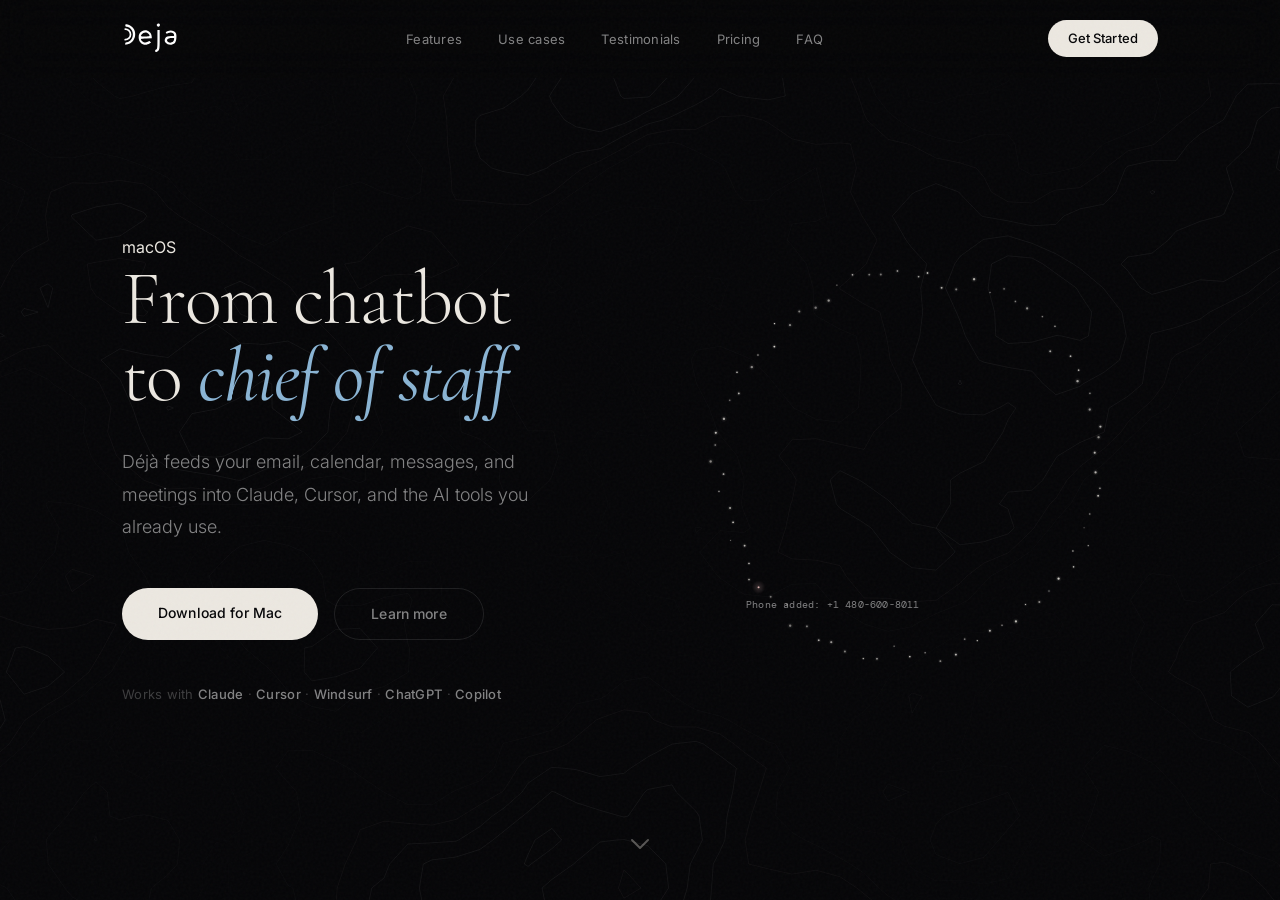
<file: site/index.html>
<!DOCTYPE html>
<html lang="en">
<head>
<meta charset="UTF-8">
<meta name="viewport" content="width=device-width, initial-scale=1.0">
<title>Déjà — From chatbot to chief of staff</title>
<link rel="icon" type="image/svg+xml" href="/favicon.svg">
<link rel="preconnect" href="https://fonts.googleapis.com">
<link rel="preconnect" href="https://fonts.gstatic.com" crossorigin>
<link href="https://fonts.googleapis.com/css2?family=Cormorant+Garamond:ital,wght@0,300;0,400;0,500;0,600;1,300;1,400;1,500&family=DM+Mono:wght@300;400&family=Inter:wght@300;400;500&display=swap" rel="stylesheet">
<style>
*,*::before,*::after{box-sizing:border-box;margin:0;padding:0}

:root{
  --bg:#050507;
  --bg2:#0a0a0f;
  --bg3:#101018;
  --border:rgba(255,255,255,0.06);
  --border-b:rgba(255,255,255,0.10);
  --text:#ece8e1;
  --text2:rgba(255,255,255,0.50);
  --text3:rgba(255,255,255,0.22);
  --warm:rgba(236,232,225,0.08);
  --serif:'Cormorant Garamond',Georgia,serif;
  --sans:'Inter',system-ui,sans-serif;
  --mono:'DM Mono',monospace;
  --ease:cubic-bezier(0.16,1,0.3,1);
}

html,body{margin:0;padding:0;height:100%;overflow:hidden}
body{background:var(--bg);color:var(--text);font-family:var(--sans);font-size:16px;line-height:1.6;-webkit-font-smoothing:antialiased}

/* Scroll container — fixed viewport, this is the scroll root */
.landing{
  position:fixed;top:0;right:0;bottom:0;left:0;
  overflow-x:hidden;overflow-y:auto;
  scroll-snap-type:y mandatory;
  scroll-behavior:smooth;
}
.landing section{
  height:100vh;scroll-snap-align:start;
  display:flex;align-items:center;position:relative;
  overflow:hidden;
}
.landing section>.w{width:100%}
.landing footer{scroll-snap-align:end}

/* Noise */
body::after{content:'';position:fixed;inset:0;background-image:url("data:image/svg+xml,%3Csvg viewBox='0 0 512 512' xmlns='http://www.w3.org/2000/svg'%3E%3Cfilter id='n'%3E%3CfeTurbulence type='fractalNoise' baseFrequency='0.65' numOctaves='4' stitchTiles='stitch'/%3E%3C/filter%3E%3Crect width='100%25' height='100%25' filter='url(%23n)' opacity='0.03'/%3E%3C/svg%3E");pointer-events:none;z-index:50}

/* Topo background */
.topo{position:fixed;inset:0;pointer-events:none;z-index:0;opacity:1}
.topo svg{width:100%;height:100%}

/* Layout */
.w{max-width:1100px;margin:0 auto;padding:0 32px;position:relative;z-index:1}
section{padding:80px 0}

/* Reveal */
.r{opacity:0;transform:translateY(20px);transition:opacity 0.9s var(--ease),transform 0.9s var(--ease)}
.r.v{opacity:1;transform:translateY(0)}

/* ─── Nav ─── */
#top-bar{position:fixed;top:0;left:0;right:0;z-index:200}
nav{padding:20px 0;background:rgba(5,5,7,0.8);backdrop-filter:blur(20px);-webkit-backdrop-filter:blur(20px);border-bottom:1px solid transparent;transition:all 0.3s ease}
nav.scrolled{background:rgba(5,5,7,0.95);padding:14px 0;border-bottom-color:var(--border)}
.nav-i{display:flex;align-items:center;justify-content:space-between;position:relative}
.logo{display:flex;align-items:center;text-decoration:none}
.logo-svg{height:36px;width:auto}
.nav-l{display:flex;gap:36px;list-style:none}
.nav-l a{color:var(--text2);text-decoration:none;font-size:13px;font-weight:400;letter-spacing:0.02em;transition:color 0.2s}
.nav-l a:hover{color:var(--text)}
.btn-nav{font-size:13px;font-weight:500;color:var(--bg);background:var(--text);padding:8px 20px;border-radius:100px;text-decoration:none;letter-spacing:0.01em;transition:all 0.3s var(--ease)}
.btn-nav:hover{transform:translateY(-1px);box-shadow:0 8px 24px rgba(236,232,225,0.12)}

/* ─── Hero ─── */
.hero{padding:120px 0 80px}
.hero-grid{display:grid;grid-template-columns:1fr 1fr;gap:48px;align-items:center}
.hero-left{text-align:left}

.hero-ring{width:80px;height:80px;margin-bottom:48px}

/* Event ring — hero visual */
.event-ring-wrap{position:relative;width:100%;aspect-ratio:1;max-width:480px;margin:0 auto}
.event-ring-wrap canvas{width:100%;height:100%}
.event-label{
  position:absolute;
  font-family:var(--mono);font-size:10px;color:var(--text2);
  white-space:nowrap;pointer-events:none;
  opacity:0;transition:opacity 0.4s ease;
  letter-spacing:0.02em;
}
.event-label.on{opacity:1}

.hero h1{
  font-family:var(--serif);
  font-size:clamp(44px,6vw,80px);
  line-height:1.0;
  letter-spacing:-0.02em;
  font-weight:300;
  margin-bottom:32px;
}
.hero h1 em{font-style:italic;font-weight:400;color:#8ab4d4}

.hero-sub{font-size:18px;color:var(--text2);max-width:420px;line-height:1.8;font-weight:300;margin-bottom:44px}

.cta{display:flex;gap:16px;flex-wrap:wrap;margin-bottom:44px}
.btn{padding:14px 36px;font-size:14px;font-weight:500;border-radius:100px;text-decoration:none;transition:all 0.3s var(--ease);letter-spacing:0.01em}
.btn-p{background:var(--text);color:var(--bg)}
.btn-p:hover{transform:translateY(-2px);box-shadow:0 12px 40px rgba(236,232,225,0.15)}
.btn-s{background:transparent;color:var(--text2);border:1px solid var(--border-b)}
.btn-s:hover{border-color:var(--text2);color:var(--text)}

.compat{font-size:13px;color:var(--text3);font-weight:400;letter-spacing:0.02em}
.compat strong{color:var(--text2);font-weight:500}

@media(max-width:768px){
  .hero-grid{grid-template-columns:1fr;text-align:center}
  .hero-left{text-align:center}
  .cta{justify-content:center}
  .event-ring-wrap{max-width:320px}
}

/* Scroll hints — embedded in each slide like tru.so */
.scroll-hint{
  position:absolute;bottom:28px;left:50%;transform:translateX(-50%);
  z-index:10;display:flex;flex-direction:column;align-items:center;
  opacity:0.35;cursor:pointer;padding:12px 24px;
  transition:opacity 0.2s;text-decoration:none;
}
.scroll-hint:hover{opacity:0.8}
.scroll-hint svg{width:32px;height:32px}
.scroll-hint svg polyline{stroke:var(--text);stroke-width:1.5;fill:none;stroke-linecap:round;stroke-linejoin:round}

.scroll-hint-up{
  position:absolute;top:12px;left:50%;transform:translateX(-50%);
  z-index:10;display:flex;flex-direction:column;align-items:center;
  opacity:0.2;cursor:pointer;padding:12px 24px;
  transition:opacity 0.2s;text-decoration:none;
}
.scroll-hint-up:hover{opacity:0.7}
.scroll-hint-up svg{width:24px;height:24px}
.scroll-hint-up svg polyline{stroke:var(--text);stroke-width:1.5;fill:none;stroke-linecap:round;stroke-linejoin:round}

/* ─── Divider ─── */
.div-line{height:1px;background:var(--border)}

/* ─── Features ─── */
.feat{text-align:center}
.feat .label{font-family:var(--mono);font-size:11px;letter-spacing:0.14em;text-transform:uppercase;color:var(--text3);margin-bottom:24px}
.feat h2{font-family:var(--serif);font-size:clamp(36px,5vw,52px);font-weight:300;margin-bottom:80px;letter-spacing:-0.01em}

.cards{display:grid;grid-template-columns:repeat(3,1fr);gap:1px;background:var(--border);border-radius:20px;overflow:hidden;border:1px solid var(--border)}
.card{background:var(--bg2);padding:48px 36px;text-align:left;transition:background 0.4s}
.card:hover{background:var(--bg3)}
.card .label-sm{font-family:var(--mono);font-size:10px;color:var(--text3);letter-spacing:0.12em;text-transform:uppercase;margin-bottom:20px}
.card h3{font-family:var(--serif);font-size:22px;font-weight:400;letter-spacing:-0.01em;margin-bottom:14px;line-height:1.3}
.card p{color:var(--text2);font-size:14px;line-height:1.7;font-weight:300}

/* ─── Steps ─── */
.steps{text-align:center}
.steps .label{font-family:var(--mono);font-size:11px;letter-spacing:0.14em;text-transform:uppercase;color:var(--text3);margin-bottom:24px}
.steps h2{font-family:var(--serif);font-size:clamp(36px,5vw,52px);font-weight:300;margin-bottom:80px}
.step-grid{display:grid;grid-template-columns:repeat(3,1fr);gap:64px}
.step{text-align:center}
.step .num{font-family:var(--serif);font-size:64px;font-weight:300;font-style:italic;color:var(--text3);line-height:1;margin-bottom:20px}
.step h4{font-family:var(--serif);font-size:20px;font-weight:400;margin-bottom:12px}
.step p{font-size:14px;color:var(--text2);line-height:1.7;max-width:260px;margin:0 auto;font-weight:300}

/* ─── Install ─── */
.inst{text-align:center}
.inst h2{font-family:var(--serif);font-size:clamp(40px,6vw,60px);font-weight:300;margin-bottom:20px}
.inst h2 em{font-style:italic;font-weight:400}
.inst>div>p{color:var(--text2);font-size:16px;margin-bottom:48px;font-weight:300}

/* ─── Use cases ─── */
.use-cases{text-align:center}
.use-cases .label{font-family:var(--mono);font-size:11px;letter-spacing:0.14em;text-transform:uppercase;color:var(--text3);margin-bottom:24px}
.use-cases h2{font-family:var(--serif);font-size:clamp(36px,5vw,52px);font-weight:300;margin-bottom:80px;letter-spacing:-0.01em}
.uc-grid{display:grid;grid-template-columns:1fr 1fr;gap:1px;background:var(--border);border-radius:20px;overflow:hidden;border:1px solid var(--border)}
.uc-card{background:var(--bg2);padding:48px 40px;text-align:left;transition:background 0.4s}
.uc-card:hover{background:var(--bg3)}
.uc-icon{font-size:28px;margin-bottom:20px;opacity:0.7}
.uc-card h3{font-family:var(--serif);font-size:22px;font-weight:400;letter-spacing:-0.01em;margin-bottom:14px;line-height:1.3}
.uc-card p{color:var(--text2);font-size:14px;line-height:1.7;font-weight:300}

/* ─── Testimonials ─── */
.testimonials{text-align:center}
.testimonials .label{font-family:var(--mono);font-size:11px;letter-spacing:0.14em;text-transform:uppercase;color:var(--text3);margin-bottom:24px}
.testimonials h2{font-family:var(--serif);font-size:clamp(36px,5vw,52px);font-weight:300;margin-bottom:80px;letter-spacing:-0.01em}
.test-grid{display:grid;grid-template-columns:repeat(3,1fr);gap:1px;background:var(--border);border-radius:20px;overflow:hidden;border:1px solid var(--border)}
.test-card{background:var(--bg2);padding:36px 32px;text-align:left;transition:background 0.4s}
.test-card:hover{background:var(--bg3)}
.test-card blockquote{font-size:15px;line-height:1.7;font-weight:300;color:var(--text);margin-bottom:24px;font-style:normal}
.test-who{display:flex;align-items:center;gap:12px}
.test-avatar{width:36px;height:36px;border-radius:50%;background:var(--bg3);border:1px solid var(--border-b);display:flex;align-items:center;justify-content:center;font-family:var(--serif);font-size:16px;color:var(--text2);font-weight:400}
.test-name{font-size:13px;font-weight:500;color:var(--text)}
.test-title{font-size:12px;color:var(--text3);font-weight:300}

/* ─── Pricing ─── */
.pricing{text-align:center}
.pricing .label{font-family:var(--mono);font-size:11px;letter-spacing:0.14em;text-transform:uppercase;color:var(--text3);margin-bottom:24px}
.pricing h2{font-family:var(--serif);font-size:clamp(36px,5vw,52px);font-weight:300;margin-bottom:20px;letter-spacing:-0.01em}
.pricing>div>p.pricing-sub{color:var(--text2);font-size:16px;font-weight:300;margin-bottom:64px}
.price-grid{display:grid;grid-template-columns:repeat(3,1fr);gap:1px;background:var(--border);border-radius:20px;overflow:hidden;border:1px solid var(--border);text-align:left}
.price-card{background:var(--bg2);padding:40px 36px;transition:background 0.4s}
.price-card:hover{background:var(--bg3)}
.price-card.featured{background:var(--bg3)}
.price-tier{font-size:14px;font-weight:500;color:var(--text);margin-bottom:8px}
.price-badge{display:inline-block;font-family:var(--mono);font-size:10px;letter-spacing:0.08em;text-transform:uppercase;color:var(--accent);border:1px solid rgba(138,180,212,0.3);padding:2px 8px;border-radius:100px;margin-left:8px;vertical-align:middle}
.price-amount{font-family:var(--serif);font-size:48px;font-weight:300;letter-spacing:-0.02em;margin-bottom:4px}
.price-period{font-size:13px;color:var(--text3);font-weight:300;margin-bottom:24px}
.price-btn{display:inline-block;padding:12px 28px;font-size:13px;font-weight:500;border-radius:100px;text-decoration:none;transition:all 0.3s var(--ease);letter-spacing:0.01em;margin-bottom:32px}
.price-btn-p{background:var(--text);color:var(--bg)}
.price-btn-p:hover{transform:translateY(-2px);box-shadow:0 12px 40px rgba(236,232,225,0.15)}
.price-btn-s{background:transparent;color:var(--text2);border:1px solid var(--border-b)}
.price-btn-s:hover{border-color:var(--text2);color:var(--text)}
.price-features{list-style:none;padding:0}
.price-features li{font-size:13px;color:var(--text2);font-weight:300;padding:8px 0;border-top:1px solid var(--border);display:flex;align-items:center;gap:8px}
.price-features li svg{width:14px;height:14px;stroke:var(--text3);stroke-width:2;fill:none;flex-shrink:0}

/* ─── Footer ─── */
footer{border-top:1px solid var(--border);padding:64px 0;scroll-snap-align:end}
.foot-grid{display:grid;grid-template-columns:1fr 1fr 1fr;gap:48px}
.foot-brand svg{height:16px;width:auto;opacity:0.4;margin-bottom:16px;display:block}
.foot-brand p{font-size:13px;color:var(--text3);font-weight:300;line-height:1.7;max-width:240px}
.foot-col h4{font-size:11px;font-family:var(--mono);letter-spacing:0.12em;text-transform:uppercase;color:var(--text3);margin-bottom:20px;font-weight:400}
.foot-col ul{list-style:none;padding:0}
.foot-col ul li{margin-bottom:12px}
.foot-col ul a{color:var(--text2);text-decoration:none;font-size:13px;font-weight:300;transition:color 0.2s}
.foot-col ul a:hover{color:var(--text)}
.foot-bottom{margin-top:48px;padding-top:24px;border-top:1px solid var(--border);font-size:12px;color:var(--text3);font-weight:300}

/* Responsive */
@media(max-width:768px){
  section{padding:100px 0}
  .hero h1{font-size:40px}
  .cards{grid-template-columns:1fr}
  .step-grid{grid-template-columns:1fr;gap:48px}
  .uc-grid{grid-template-columns:1fr}
  .test-grid{grid-template-columns:1fr}
  .price-grid{grid-template-columns:1fr}
  .foot-grid{grid-template-columns:1fr;gap:32px}
  .nav-l{display:none}
  .btn-nav{display:none}
  .compat{font-size:12px}
}
</style>
</head>
<body>

<div class="landing" id="landing">

<div class="topo"><svg id="topo"></svg></div>

<header id="top-bar">
<nav>
  <div class="w nav-i">
    <a href="#" class="logo">
      <svg class="logo-svg" viewBox="4350 5050 3150 1900" xmlns="http://www.w3.org/2000/svg"><g transform="translate(0,12000) scale(1,-1)" fill="#ffffff"><path d="M6216 6740 c-39 -31 -42 -42 -21 -88 45 -98 184 -49 157 55 -15 63 -80 79 -136 33z"/><path d="M4524 6666 c5 -47 18 -57 93 -72 416 -82 402 -753 -18 -824 -71 -12 -79 -19 -79 -74 0 -59 1 -59 85 -45 506 84 610 789 151 1017 -145 72 -241 71 -232 -2z"/><path d="M6220 5944 c0 -495 -11 -564 -91 -564 -19 0 -29 -21 -29 -60 0 -69 30 -76 118 -31 111 57 122 117 122 649 l0 482 -60 0 -60 0 0 -476z"/><path d="M5400 6360 c-119 -64 -170 -163 -170 -330 0 -324 329 -496 592 -308 l62 43 -42 42 c-35 35 -48 38 -77 18 -119 -85 -259 -81 -347 9 -121 123 -102 135 219 142 l288 5 -9 108 c-21 251 -291 393 -516 271z m345 -139 c109 -122 86 -141 -175 -141 -249 0 -252 2 -184 102 92 136 256 154 359 39z"/><path d="M6745 6361 c-91 -42 -99 -55 -60 -108 23 -32 30 -31 105 8 145 76 310 16 310 -113 0 -46 -5 -48 -151 -48 -190 0 -278 -35 -322 -128 -125 -261 282 -444 519 -233 80 72 108 398 45 519 -71 137 -269 183 -446 103z m355 -432 c0 -143 -190 -226 -316 -138 -128 90 -25 209 180 209 l136 0 0 -71z"/></g><path d="M 4520 5530 A 280 280 0 0 1 4520 6090" fill="none" stroke="#ffffff" stroke-width="90" stroke-linecap="round"/></svg>
    </a>
    <ul class="nav-l">
      <li><a href="#features">Features</a></li>
      <li><a href="#use-cases">Use cases</a></li>
      <li><a href="#testimonials">Testimonials</a></li>
      <li><a href="#pricing">Pricing</a></li>
      <li><a href="/faq">FAQ</a></li>
    </ul>
    <a href="/download" class="btn-nav">Get Started</a>
  </div>
</nav>
</header>

<section class="hero">
  <div class="w">
    <div class="hero-grid">
      <div class="hero-left">
        <div class="tag r">macOS</div>
        <h1 class="r" style="transition-delay:0.1s">From chatbot<br>to <em>chief of staff</em></h1>
        <p class="hero-sub r" style="transition-delay:0.2s">Déjà feeds your email, calendar, messages, and meetings into Claude, Cursor, and the AI tools you already use.</p>
        <div class="cta r" style="transition-delay:0.3s">
          <a href="/download" class="btn btn-p">Download for Mac</a>
          <a href="#features" class="btn btn-s">Learn more</a>
        </div>
        <div class="compat r" style="transition-delay:0.4s">
          Works with <strong>Claude</strong> · <strong>Cursor</strong> · <strong>Windsurf</strong> · <strong>ChatGPT</strong> · <strong>Copilot</strong>
        </div>
      </div>
      <div class="event-ring-wrap r" id="event-ring-wrap" style="transition-delay:0.2s">
        <canvas id="event-ring" width="960" height="960"></canvas>
      </div>
    </div>
  </div>
  <a href="#features" class="scroll-hint"><svg viewBox="0 0 24 24"><polyline points="6 9 12 15 18 9"/></svg></a>
</section>

<section class="feat" id="features">
  <a href="#" class="scroll-hint-up"><svg viewBox="0 0 24 24"><polyline points="6 15 12 9 18 15"/></svg></a>
  <div class="w">
    <div class="label r">What becomes possible</div>
    <h2 class="r">Your AI with <em style="font-style:italic">full context</em></h2>
    <div class="cards r" style="transition-delay:0.1s">
      <div class="card">
        <div class="label-sm">People</div>
        <h3>Knows your people</h3>
        <p>A living profile for every contact. Built from your email, messages, and meetings.</p>
      </div>
      <div class="card">
        <div class="label-sm">Projects</div>
        <h3>Tracks your projects</h3>
        <p>Projects update themselves as emails arrive and meetings happen.</p>
      </div>
      <div class="card">
        <div class="label-sm">Meetings</div>
        <h3>Remembers every meeting</h3>
        <p>Notes and transcripts linked to the right people and projects.</p>
      </div>
      <div class="card">
        <div class="label-sm">Commitments</div>
        <h3>Catches your commitments</h3>
        <p>Spots what you promised in email, chat, and meetings. Drafts the follow-ups.</p>
      </div>
      <div class="card">
        <div class="label-sm">Day one</div>
        <h3>Ready in minutes</h3>
        <p>On first launch, Déjà catches up on your recent history. Your AI knows your world before you ask.</p>
      </div>
      <div class="card">
        <div class="label-sm">Your data</div>
        <h3>Your data stays yours</h3>
        <p>Your knowledge base lives on your machine. Export it, back it up, or delete it anytime.</p>
      </div>
    </div>
  </div>
  <a href="#use-cases" class="scroll-hint"><svg viewBox="0 0 24 24"><polyline points="6 9 12 15 18 9"/></svg></a>
</section>

<section class="use-cases" id="use-cases">
  <a href="#features" class="scroll-hint-up"><svg viewBox="0 0 24 24"><polyline points="6 15 12 9 18 15"/></svg></a>
  <div class="w">
    <div class="label r">Use cases</div>
    <h2 class="r">Built for people who <em style="font-style:italic">live in context</em></h2>
    <div class="uc-grid r" style="transition-delay:0.1s">
      <div class="uc-card">
        <div class="uc-icon">&lt;/&gt;</div>
        <h3>Developers</h3>
        <p>Your coding assistant knows the people, projects, and decisions behind the codebase. Ask Cursor about the meeting where a feature was specced, or who owns a dependency.</p>
      </div>
      <div class="uc-card">
        <div class="uc-icon">&varr;</div>
        <h3>Founders &amp; executives</h3>
        <p>Never drop a commitment. Déjà tracks what you promised across email, meetings, and messages. Your AI drafts the follow-ups before you forget.</p>
      </div>
      <div class="uc-card">
        <div class="uc-icon">&equiv;</div>
        <h3>Product managers</h3>
        <p>Meeting notes, stakeholder requests, and project context flow into your AI tools automatically. Stop copying and pasting between apps.</p>
      </div>
      <div class="uc-card">
        <div class="uc-icon">&oplus;</div>
        <h3>Teams</h3>
        <p>Everyone's AI has the same context. Shared projects and contacts mean your team's AI assistants are always on the same page.</p>
      </div>
    </div>
  </div>
  <a href="#testimonials" class="scroll-hint"><svg viewBox="0 0 24 24"><polyline points="6 9 12 15 18 9"/></svg></a>
</section>

<section class="testimonials" id="testimonials">
  <a href="#use-cases" class="scroll-hint-up"><svg viewBox="0 0 24 24"><polyline points="6 15 12 9 18 15"/></svg></a>
  <div class="w">
    <div class="label r">Testimonials</div>
    <h2 class="r">From our <em style="font-style:italic">early users</em></h2>
    <div class="test-grid r" style="transition-delay:0.1s">
      <div class="test-card">
        <blockquote>I used to spend 20 minutes before every meeting re-reading old threads. Now Claude just knows. It's like having a second brain that actually remembers.</blockquote>
        <div class="test-who">
          <div class="test-avatar">J</div>
          <div><div class="test-name">Jake F.</div><div class="test-title">Engineering Manager</div></div>
        </div>
      </div>
      <div class="test-card">
        <blockquote>The commitment tracking alone is worth it. Déjà caught three things I promised in a meeting that I would have completely forgotten about.</blockquote>
        <div class="test-who">
          <div class="test-avatar">S</div>
          <div><div class="test-name">Sarah K.</div><div class="test-title">Founder &amp; CEO</div></div>
        </div>
      </div>
      <div class="test-card">
        <blockquote>I switched from ChatGPT to Claude because of Déjà. Having my full work context piped into the model changes everything about how useful it is.</blockquote>
        <div class="test-who">
          <div class="test-avatar">M</div>
          <div><div class="test-name">Marcus R.</div><div class="test-title">Senior Product Manager</div></div>
        </div>
      </div>
      <div class="test-card">
        <blockquote>Setup took five minutes and by the time I opened Cursor the next morning, it already knew my entire project landscape. Unreal.</blockquote>
        <div class="test-who">
          <div class="test-avatar">A</div>
          <div><div class="test-name">Alex T.</div><div class="test-title">Full-stack Developer</div></div>
        </div>
      </div>
      <div class="test-card">
        <blockquote>The fact that everything stays local sealed it for me. I'm feeding sensitive investor emails through this — I need to know it's not leaving my machine.</blockquote>
        <div class="test-who">
          <div class="test-avatar">R</div>
          <div><div class="test-name">Rachel P.</div><div class="test-title">VP of Operations</div></div>
        </div>
      </div>
      <div class="test-card">
        <blockquote>I've tried every AI meeting tool out there. Déjà is different because it doesn't just take notes — it makes every other AI tool I use smarter.</blockquote>
        <div class="test-who">
          <div class="test-avatar">D</div>
          <div><div class="test-name">Daniel W.</div><div class="test-title">Technical Program Manager</div></div>
        </div>
      </div>
    </div>
  </div>
  <a href="#pricing" class="scroll-hint"><svg viewBox="0 0 24 24"><polyline points="6 9 12 15 18 9"/></svg></a>
</section>

<section class="pricing" id="pricing">
  <a href="#testimonials" class="scroll-hint-up"><svg viewBox="0 0 24 24"><polyline points="6 15 12 9 18 15"/></svg></a>
  <div class="w">
    <div class="label r">Pricing</div>
    <h2 class="r">Start now. <em style="font-style:italic;color:var(--text2)">Scale as you grow.</em></h2>
    <p class="pricing-sub r">Free during the beta. No credit card required.</p>
    <div class="price-grid r" style="transition-delay:0.1s">
      <div class="price-card">
        <div class="price-tier">Starter</div>
        <div class="price-amount">Free</div>
        <div class="price-period">During the beta</div>
        <a href="/download" class="price-btn price-btn-s">Download</a>
        <ul class="price-features">
          <li><svg viewBox="0 0 24 24"><polyline points="20 6 9 17 4 12"/></svg> Gmail &amp; Calendar sync</li>
          <li><svg viewBox="0 0 24 24"><polyline points="20 6 9 17 4 12"/></svg> Meeting transcripts</li>
          <li><svg viewBox="0 0 24 24"><polyline points="20 6 9 17 4 12"/></svg> Local knowledge base</li>
          <li><svg viewBox="0 0 24 24"><polyline points="20 6 9 17 4 12"/></svg> MCP for Claude &amp; Cursor</li>
          <li><svg viewBox="0 0 24 24"><polyline points="20 6 9 17 4 12"/></svg> Commitment tracking</li>
        </ul>
      </div>
      <div class="price-card featured">
        <div class="price-tier">Pro <span class="price-badge">Coming soon</span></div>
        <div class="price-amount">$20</div>
        <div class="price-period">per month</div>
        <a href="/download" class="price-btn price-btn-p">Join waitlist</a>
        <ul class="price-features">
          <li><svg viewBox="0 0 24 24"><polyline points="20 6 9 17 4 12"/></svg> Everything in Starter</li>
          <li><svg viewBox="0 0 24 24"><polyline points="20 6 9 17 4 12"/></svg> Slack &amp; iMessage sync</li>
          <li><svg viewBox="0 0 24 24"><polyline points="20 6 9 17 4 12"/></svg> Unlimited contacts</li>
          <li><svg viewBox="0 0 24 24"><polyline points="20 6 9 17 4 12"/></svg> Priority onboarding</li>
          <li><svg viewBox="0 0 24 24"><polyline points="20 6 9 17 4 12"/></svg> Advanced enrichment</li>
        </ul>
      </div>
      <div class="price-card">
        <div class="price-tier">Enterprise</div>
        <div class="price-amount">Custom</div>
        <div class="price-period">for teams</div>
        <a href="mailto:david@trydeja.com" class="price-btn price-btn-s">Contact us</a>
        <ul class="price-features">
          <li><svg viewBox="0 0 24 24"><polyline points="20 6 9 17 4 12"/></svg> Everything in Pro</li>
          <li><svg viewBox="0 0 24 24"><polyline points="20 6 9 17 4 12"/></svg> Team shared context</li>
          <li><svg viewBox="0 0 24 24"><polyline points="20 6 9 17 4 12"/></svg> Admin controls</li>
          <li><svg viewBox="0 0 24 24"><polyline points="20 6 9 17 4 12"/></svg> Custom integrations</li>
          <li><svg viewBox="0 0 24 24"><polyline points="20 6 9 17 4 12"/></svg> Dedicated support</li>
        </ul>
      </div>
    </div>
  </div>
</section>

<footer>
  <div class="w">
    <div class="foot-grid">
      <div class="foot-brand">
        <svg viewBox="4350 5050 3150 1900" xmlns="http://www.w3.org/2000/svg"><g transform="translate(0,12000) scale(1,-1)" fill="#ffffff"><path d="M6216 6740 c-39 -31 -42 -42 -21 -88 45 -98 184 -49 157 55 -15 63 -80 79 -136 33z"/><path d="M4524 6666 c5 -47 18 -57 93 -72 416 -82 402 -753 -18 -824 -71 -12 -79 -19 -79 -74 0 -59 1 -59 85 -45 506 84 610 789 151 1017 -145 72 -241 71 -232 -2z"/><path d="M6220 5944 c0 -495 -11 -564 -91 -564 -19 0 -29 -21 -29 -60 0 -69 30 -76 118 -31 111 57 122 117 122 649 l0 482 -60 0 -60 0 0 -476z"/><path d="M5400 6360 c-119 -64 -170 -163 -170 -330 0 -324 329 -496 592 -308 l62 43 -42 42 c-35 35 -48 38 -77 18 -119 -85 -259 -81 -347 9 -121 123 -102 135 219 142 l288 5 -9 108 c-21 251 -291 393 -516 271z m345 -139 c109 -122 86 -141 -175 -141 -249 0 -252 2 -184 102 92 136 256 154 359 39z"/><path d="M6745 6361 c-91 -42 -99 -55 -60 -108 23 -32 30 -31 105 8 145 76 310 16 310 -113 0 -46 -5 -48 -151 -48 -190 0 -278 -35 -322 -128 -125 -261 282 -444 519 -233 80 72 108 398 45 519 -71 137 -269 183 -446 103z m355 -432 c0 -143 -190 -226 -316 -138 -128 90 -25 209 180 209 l136 0 0 -71z"/></g><path d="M 4520 5530 A 280 280 0 0 1 4520 6090" fill="none" stroke="#ffffff" stroke-width="90" stroke-linecap="round"/></svg>
        <p>Feed your work into the AI tools you already use. Local, private, always up to date.</p>
      </div>
      <div class="foot-col">
        <h4>Product</h4>
        <ul>
          <li><a href="#features">Features</a></li>
          <li><a href="#use-cases">Use cases</a></li>
          <li><a href="#pricing">Pricing</a></li>
          <li><a href="/faq">FAQ</a></li>
          <li><a href="/download">Download</a></li>
        </ul>
      </div>
      <div class="foot-col">
        <h4>Company</h4>
        <ul>
          <li><a href="/about">About</a></li>
          <li><a href="/privacy">Privacy</a></li>
          <li><a href="/changelog">Changelog</a></li>
        </ul>
      </div>
    </div>
    <div class="foot-bottom">macOS 14+ &middot; Apple Silicon &amp; Intel</div>
  </div>
</footer>

</div><!-- /landing -->

<script>
// ─── Animated dot ring ───
// A ring of dots that drift organically, breathing and reforming.
// Used for logo (nav), hero mark, and footer.
function dotRing(canvas,radius,count,dotSize,speed){
  const ctx=canvas.getContext('2d');
  const cx=canvas.width/2,cy=canvas.height/2;
  const dots=[];
  for(let i=0;i<count;i++){
    const angle=(Math.PI*2/count)*i;
    dots.push({
      baseAngle:angle,
      phase:Math.random()*Math.PI*2,
      // very small drift — dots stay close to the circle
      freqA:0.4+Math.random()*0.3,
      freqR:0.5+Math.random()*0.3,
      ampA:0.015+Math.random()*0.025,   // tiny angular drift
      ampR:0.04+Math.random()*0.06,      // tiny radial drift (fraction of radius)
    });
  }
  let t=0;
  function draw(){
    ctx.clearRect(0,0,canvas.width,canvas.height);
    t+=speed;
    for(const d of dots){
      const aOff=Math.sin(t*d.freqA+d.phase)*d.ampA;
      const rOff=Math.sin(t*d.freqR*1.3+d.phase+1.5)*d.ampR*radius;
      const a=d.baseAngle+aOff;
      const r=radius+rOff;
      const x=cx+Math.cos(a)*r;
      const y=cy+Math.sin(a)*r;
      // soft glow
      const grad=ctx.createRadialGradient(x,y,0,x,y,dotSize*2.5);
      grad.addColorStop(0,'rgba(236,232,225,0.6)');
      grad.addColorStop(1,'rgba(236,232,225,0)');
      ctx.beginPath();
      ctx.arc(x,y,dotSize*2.5,0,Math.PI*2);
      ctx.fillStyle=grad;
      ctx.fill();
      // crisp dot
      ctx.beginPath();
      ctx.arc(x,y,dotSize,0,Math.PI*2);
      ctx.fillStyle='rgba(236,232,225,0.85)';
      ctx.fill();
    }
    requestAnimationFrame(draw);
  }
  draw();
}


// ─── Event ring — hero visual ───
(function(){
  const canvas=document.getElementById('event-ring');
  const wrap=document.getElementById('event-ring-wrap');
  const ctx=canvas.getContext('2d');
  const W=canvas.width,H=canvas.height;
  const cx=W/2,cy=H/2,radius=380;
  const COUNT=80;

  // Colors by signal type
  const C={
    email:'#7eb8da',    // blue
    cal:'#d4a574',      // amber
    msg:'#a8d4a0',      // green
    meet:'#c9b3df',     // purple
    contact:'#dfb3b3',  // pink
    project:'#dfd4b3',  // gold
    wiki:'#b3c9df',     // slate
  };
  const EVENTS=[
    // Email — sent, received, threads
    {l:'Sent reply to contractor',c:C.email},
    {l:'Email from recruiter',c:C.email},
    {l:'Thread: Q2 pricing rollback',c:C.email},
    {l:'Follow-up drafted to Sarah',c:C.email},
    {l:'Invoice from landscaper',c:C.email},
    {l:'Sent: listing agreement signed',c:C.email},
    {l:'Email from kids\' coach',c:C.email},
    {l:'Newsletter archived',c:C.email},
    {l:'Thread: relocation logistics',c:C.email},
    {l:'Reply to design feedback',c:C.email},
    // Calendar — past & upcoming
    {l:'1:1 with manager ended',c:C.cal},
    {l:'Board review tomorrow 2pm',c:C.cal},
    {l:'Call with Alex — 35 min',c:C.cal},
    {l:'Team standup ended',c:C.cal},
    {l:'Interview loop completed',c:C.cal},
    {l:'Parent-teacher conf at 4pm',c:C.cal},
    {l:'Dentist appointment moved',c:C.cal},
    // Messages — iMessage, WhatsApp, Slack
    {l:'iMessage from partner',c:C.msg},
    {l:'WhatsApp: soccer parents',c:C.msg},
    {l:'Slack DM from Amanda',c:C.msg},
    {l:'iMessage: "on my way"',c:C.msg},
    {l:'WhatsApp: sent voice note',c:C.msg},
    {l:'Slack thread: theme bug',c:C.msg},
    {l:'iMessage from Mom',c:C.msg},
    {l:'Group chat: weekend plans',c:C.msg},
    // Meetings — Granola, Meet transcripts
    {l:'Meeting notes: product sync',c:C.meet},
    {l:'Transcript: investor call',c:C.meet},
    {l:'Action items extracted',c:C.meet},
    {l:'Granola: design review',c:C.meet},
    {l:'Meeting with no notes recorded',c:C.meet},
    {l:'Transcript: onboarding call',c:C.meet},
    // Contacts — enrichment
    {l:'Phone added: +1 480-600-8011',c:C.contact},
    {l:'New contact: Jake Fowler',c:C.contact},
    {l:'Company enriched: Shopify',c:C.contact},
    {l:'Email found: kaz@opendoor.com',c:C.contact},
    {l:'Contact merged: duplicate',c:C.contact},
    // Projects — updates, status
    {l:'Project updated: home reno',c:C.project},
    {l:'Commitment tracked: send deck',c:C.project},
    {l:'Project closed: offer declined',c:C.project},
    {l:'New project: Seattle move',c:C.project},
    {l:'Stalled: waiting on reply',c:C.project},
    // Wiki — page writes
    {l:'Wiki: created people/jake-fowler',c:C.wiki},
    {l:'Wiki: updated pricing-overhaul',c:C.wiki},
    {l:'Wiki: linked 3 entities',c:C.wiki},
    {l:'Wiki: enriched 12 contacts',c:C.wiki},
    {l:'Reflect: cleaned stale facts',c:C.wiki},
    {l:'Wiki: 94 people, 23 projects',c:C.wiki},
  ];

  const dots=[];
  const labelEls=[];
  let t=0;

  // The ring slowly rotates
  let ringAngle=0;

  for(let i=0;i<COUNT;i++){
    const angle=(Math.PI*2/COUNT)*i;
    const ev=EVENTS[i%EVENTS.length];
    dots.push({
      baseAngle:angle,
      phase:Math.random()*Math.PI*2,
      freqA:0.3+Math.random()*0.4,
      freqR:0.35+Math.random()*0.35,
      ampA:0.008+Math.random()*0.015,
      ampR:0.02+Math.random()*0.04,
      color:ev.c,
      size:1+Math.random()*1.5,
      opacity:0.4+Math.random()*0.5,
      active:0,
      label:ev.l,
    });
  }

  // Create a small pool of reusable label elements
  const LABEL_POOL=4;
  for(let i=0;i<LABEL_POOL;i++){
    const el=document.createElement('div');
    el.className='event-label';
    wrap.appendChild(el);
    labelEls.push({el,dotIdx:-1,life:0});
  }

  // Activate random dots
  function fireEvent(){
    const idx=Math.floor(Math.random()*COUNT);
    const d=dots[idx];
    d.active=1;

    // Find a free label slot
    const slot=labelEls.find(l=>l.life<=0);
    if(slot){
      slot.dotIdx=idx;
      slot.life=300;
      slot.el.textContent=d.label;
      slot.el.classList.add('on');
    }

    setTimeout(fireEvent,1500+Math.random()*2000);
  }
  setTimeout(fireEvent,600);

  function draw(){
    ctx.clearRect(0,0,W,H);
    t+=0.006;
    ringAngle+=0.0003; // slow rotation

    for(let i=0;i<COUNT;i++){
      const d=dots[i];

      // Decay active glow
      if(d.active>0)d.active=Math.max(0,d.active-0.012);

      const aOff=Math.sin(t*d.freqA+d.phase)*d.ampA;
      const rOff=Math.sin(t*d.freqR*1.3+d.phase+1.5)*d.ampR*radius;
      const a=d.baseAngle+aOff+ringAngle;
      const r=radius+rOff;
      const x=cx+Math.cos(a)*r;
      const y=cy+Math.sin(a)*r;

      // Store for label positioning
      d._x=x;d._y=y;d._a=a;

      const rgb=hexToRgb(d.color);
      const glow=d.active;

      // Active: colored glow burst
      if(glow>0.01){
        const grad=ctx.createRadialGradient(x,y,0,x,y,25*glow);
        grad.addColorStop(0,`rgba(${rgb},${0.4*glow})`);
        grad.addColorStop(1,`rgba(${rgb},0)`);
        ctx.beginPath();
        ctx.arc(x,y,25*glow,0,Math.PI*2);
        ctx.fillStyle=grad;
        ctx.fill();
      }

      // Ambient glow
      const aGrad=ctx.createRadialGradient(x,y,0,x,y,d.size*3);
      aGrad.addColorStop(0,`rgba(236,232,225,${d.opacity*0.25})`);
      aGrad.addColorStop(1,'rgba(236,232,225,0)');
      ctx.beginPath();
      ctx.arc(x,y,d.size*3,0,Math.PI*2);
      ctx.fillStyle=aGrad;
      ctx.fill();

      // Dot — colored when active, warm white when idle
      const dotColor=glow>0.3?d.color:`rgba(236,232,225,${d.opacity})`;
      const dotR=d.size+(glow>0.3?1.5*glow:0);
      ctx.beginPath();
      ctx.arc(x,y,dotR,0,Math.PI*2);
      ctx.fillStyle=dotColor;
      ctx.fill();
    }

    // Update label positions — anchored to dot, offset outward
    const cssW=wrap.offsetWidth;
    const scale=cssW/W;
    for(const slot of labelEls){
      if(slot.life>0){
        slot.life--;
        if(slot.life<=0){
          slot.el.classList.remove('on');
          slot.dotIdx=-1;
          continue;
        }
        const d=dots[slot.dotIdx];
        // Position label at the dot, nudged outward from center
        const outward=16;
        const lx=d._x*scale+Math.cos(d._a)*outward;
        const ly=d._y*scale+Math.sin(d._a)*outward;
        slot.el.style.left=lx+'px';
        slot.el.style.top=ly+'px';
        slot.el.style.right='auto';
      }
    }

    requestAnimationFrame(draw);
  }

  function hexToRgb(hex){
    const r=parseInt(hex.slice(1,3),16);
    const g=parseInt(hex.slice(3,5),16);
    const b=parseInt(hex.slice(5,7),16);
    return`${r},${g},${b}`;
  }

  draw();
})();

// ─── Topo contour lines ───
(function(){
  const svg=document.getElementById('topo');
  const NS='http://www.w3.org/2000/svg';
  let W,H,t=0;

  const SEED=Math.random()*1000;
  const P=new Uint8Array(512);
  for(let i=0;i<256;i++)P[i]=i;
  for(let i=255;i>0;i--){const j=Math.floor((SEED+i*2654435761)%256);[P[i],P[j]]=[P[j],P[i]]}
  for(let i=0;i<256;i++)P[i+256]=P[i];

  function fade(t){return t*t*t*(t*(t*6-15)+10)}
  function lerp(a,b,t){return a+t*(b-a)}
  function grad(h,x,y){const v=h&3;return(v===0?x+y:v===1?-x+y:v===2?x-y:-x-y)}
  function noise(x,y){
    const X=Math.floor(x)&255,Y=Math.floor(y)&255;
    const xf=x-Math.floor(x),yf=y-Math.floor(y);
    const u=fade(xf),v=fade(yf);
    const aa=P[P[X]+Y],ab=P[P[X]+Y+1],ba=P[P[X+1]+Y],bb=P[P[X+1]+Y+1];
    return lerp(lerp(grad(aa,xf,yf),grad(ba,xf-1,yf),u),lerp(grad(ab,xf,yf-1),grad(bb,xf-1,yf-1),u),v);
  }
  function fbm(x,y,oct){let v=0,amp=1,freq=1,max=0;for(let i=0;i<oct;i++){v+=noise(x*freq,y*freq)*amp;max+=amp;amp*=0.5;freq*=2}return v/max}

  function contour(threshold,res,time){
    const cols=Math.ceil(W/res)+1,rows=Math.ceil(H/res)+1;
    const field=[];
    for(let j=0;j<rows;j++){field[j]=[];for(let i=0;i<cols;i++)field[j][i]=fbm(i*0.06+time*0.3,j*0.06+time*0.15,4)}
    const segs=[];
    for(let j=0;j<rows-1;j++){for(let i=0;i<cols-1;i++){
      const tl=field[j][i]>=threshold?1:0,tr=field[j][i+1]>=threshold?1:0,br=field[j+1][i+1]>=threshold?1:0,bl=field[j+1][i]>=threshold?1:0;
      const idx=tl*8+tr*4+br*2+bl;if(idx===0||idx===15)continue;
      const x=i*res,y=j*res;
      function interp(v1,v2,a,b){const t=(threshold-v1)/(v2-v1);return[a[0]+t*(b[0]-a[0]),a[1]+t*(b[1]-a[1])]}
      const T=interp(field[j][i],field[j][i+1],[x,y],[x+res,y]);
      const R=interp(field[j][i+1],field[j+1][i+1],[x+res,y],[x+res,y+res]);
      const B=interp(field[j+1][i],field[j+1][i+1],[x,y+res],[x+res,y+res]);
      const L=interp(field[j][i],field[j+1][i],[x,y],[x,y+res]);
      const cases={1:[L,B],2:[B,R],3:[L,R],4:[T,R],5:[T,L,B,R],6:[T,B],7:[T,L],8:[T,L],9:[T,B],10:[T,R,B,L],11:[T,R],12:[L,R],13:[B,R],14:[L,B]};
      const c=cases[idx];if(c){if(c.length===4){segs.push([c[0],c[1]]);segs.push([c[2],c[3]])}else segs.push([c[0],c[1]])}
    }}
    return segs;
  }

  function render(){
    W=window.innerWidth;H=window.innerHeight;
    svg.setAttribute('viewBox',`0 0 ${W} ${H}`);
    const res=24,levels=10;let paths='';
    for(let l=0;l<levels;l++){
      const threshold=-0.5+l*(1.0/levels);
      const segs=contour(threshold,res,t);if(!segs.length)continue;
      let d='';for(const s of segs)d+=`M${s[0][0].toFixed(1)},${s[0][1].toFixed(1)}L${s[1][0].toFixed(1)},${s[1][1].toFixed(1)}`;
      const opacity=0.05+0.03*Math.sin(l*0.7+t*2);
      paths+=`<path d="${d}" fill="none" stroke="rgba(236,232,225,${opacity.toFixed(4)})" stroke-width="0.8"/>`;
    }
    svg.innerHTML=paths;
  }
  function loop(){t+=0.003;render();requestAnimationFrame(loop)}
  window.addEventListener('resize',()=>render());
  loop();
})();

// ─── Scroll container + nav state ───
const landing=document.getElementById('landing');
const nav=document.querySelector('nav');

landing.addEventListener('scroll',()=>{
  if(landing.scrollTop>80)nav.classList.add('scrolled');
  else nav.classList.remove('scrolled');
},{passive:true});

// ─── Anchor click handler (like tru.so) ───
landing.addEventListener('click',(e)=>{
  const a=e.target.closest('a[href^="#"]');
  if(!a)return;
  const id=a.getAttribute('href').slice(1);
  if(!id){
    // href="#" means scroll to top
    e.preventDefault();
    landing.scrollTo({top:0,behavior:'smooth'});
    return;
  }
  const target=document.getElementById(id);
  if(target){
    e.preventDefault();
    landing.scrollTo({top:target.offsetTop,behavior:'smooth'});
  }
});

// ─── Reveal ───
const els=document.querySelectorAll('.r');
const obs=new IntersectionObserver(e=>{e.forEach(x=>{if(x.isIntersecting)x.target.classList.add('v')})},{root:landing,threshold:0.1,rootMargin:'0px 0px -40px 0px'});
els.forEach(e=>obs.observe(e));
document.addEventListener('DOMContentLoaded',()=>{document.querySelectorAll('.hero .r').forEach(e=>{setTimeout(()=>e.classList.add('v'),100)})});
</script>

</body>
</html>
</file>
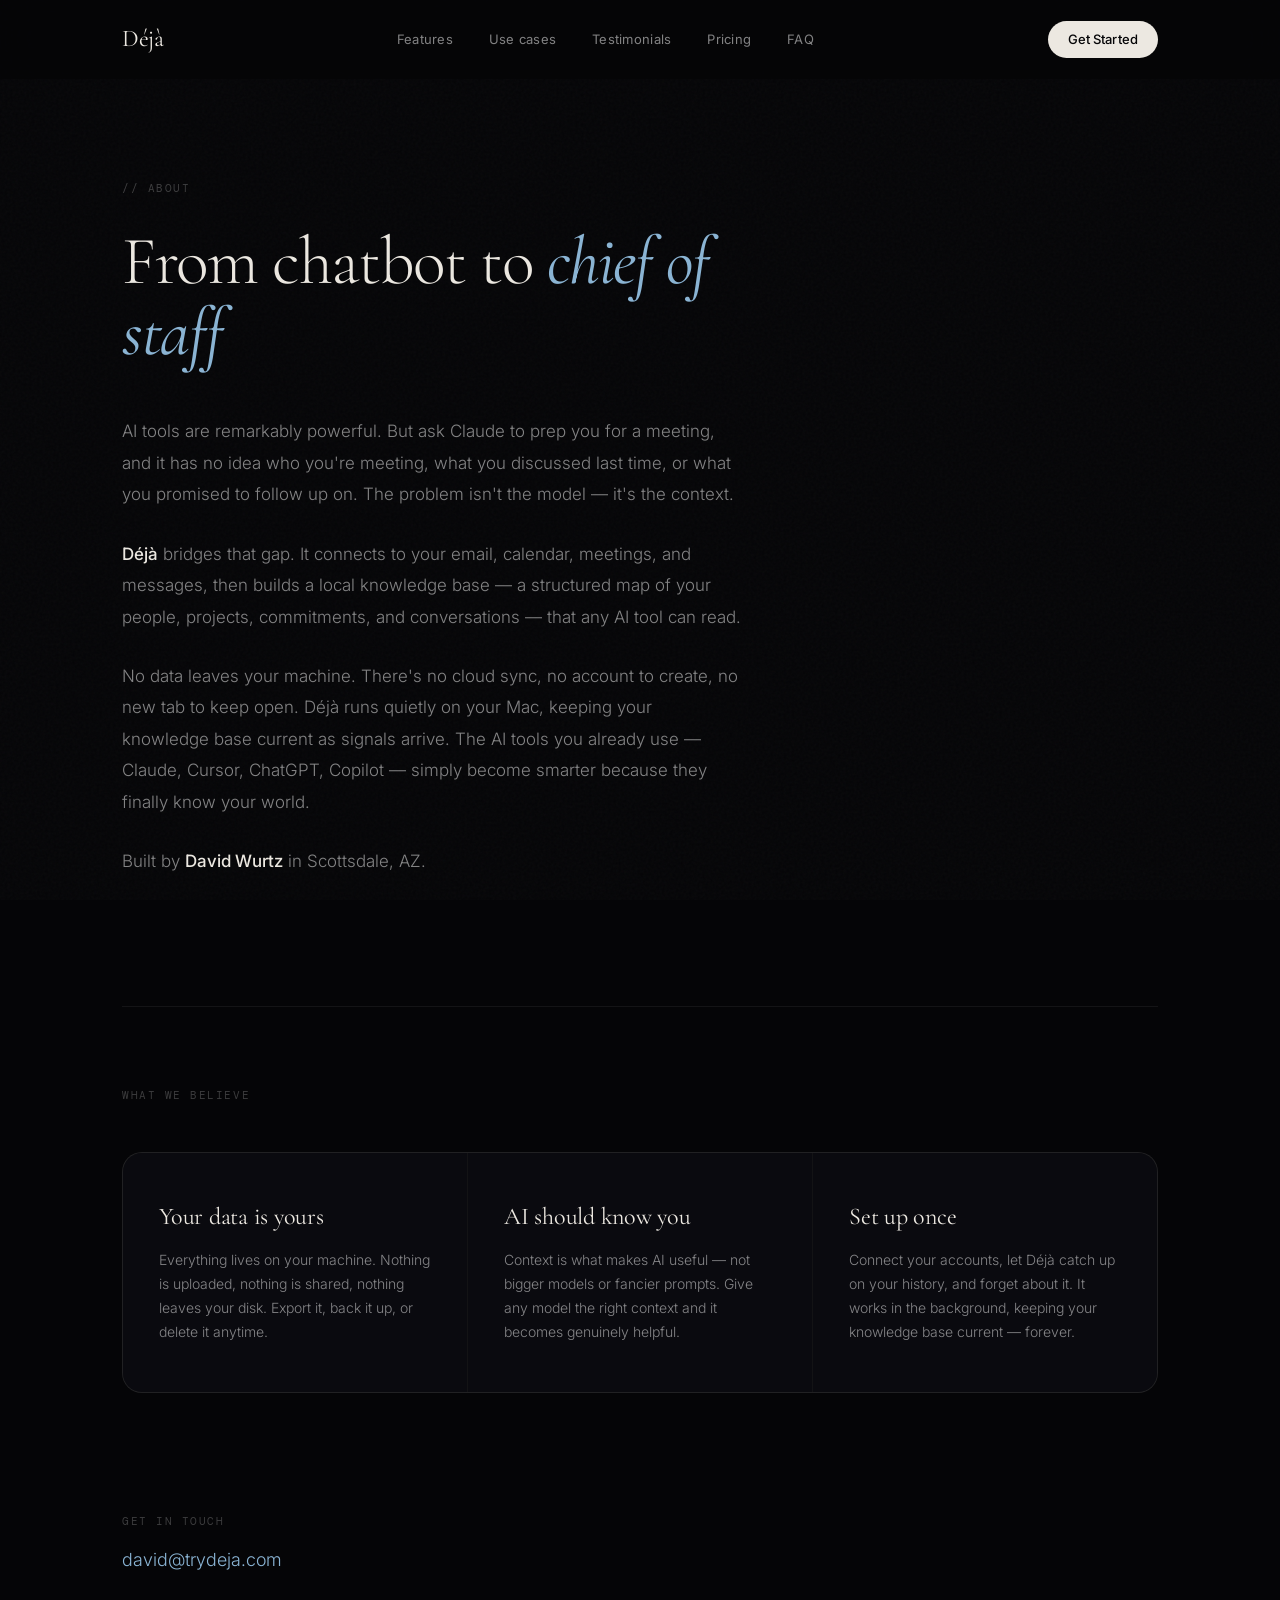
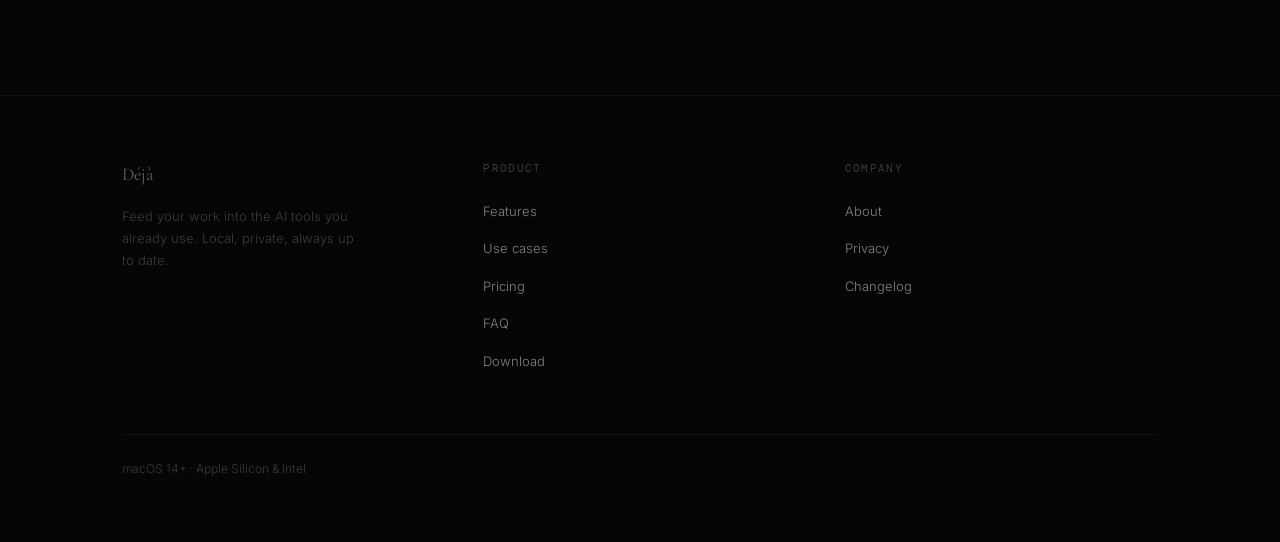
<file: site/about/index.html>
<!DOCTYPE html>
<html lang="en">
<head>
<meta charset="UTF-8">
<meta name="viewport" content="width=device-width, initial-scale=1.0">
<title>About — Déjà</title>
<link rel="icon" type="image/svg+xml" href="/favicon.svg">
<link rel="preconnect" href="https://fonts.googleapis.com">
<link rel="preconnect" href="https://fonts.gstatic.com" crossorigin>
<link href="https://fonts.googleapis.com/css2?family=Cormorant+Garamond:ital,wght@0,300;0,400;0,500;0,600;1,300;1,400;1,500&family=DM+Mono:wght@300;400&family=Inter:wght@300;400;500&display=swap" rel="stylesheet">
<style>
*,*::before,*::after{box-sizing:border-box;margin:0;padding:0}

:root{
  --bg:#050507;
  --bg2:#0a0a0f;
  --bg3:#101018;
  --border:rgba(255,255,255,0.06);
  --border-b:rgba(255,255,255,0.10);
  --text:#ece8e1;
  --text2:rgba(255,255,255,0.50);
  --text3:rgba(255,255,255,0.22);
  --accent:#8ab4d4;
  --serif:'Cormorant Garamond',Georgia,serif;
  --sans:'Inter',system-ui,sans-serif;
  --mono:'DM Mono',monospace;
  --ease:cubic-bezier(0.16,1,0.3,1);
}

html{scroll-behavior:smooth}
body{background:var(--bg);color:var(--text);font-family:var(--sans);font-size:16px;line-height:1.6;-webkit-font-smoothing:antialiased;min-height:100vh}

/* Noise */
body::after{content:'';position:fixed;inset:0;background-image:url("data:image/svg+xml,%3Csvg viewBox='0 0 512 512' xmlns='http://www.w3.org/2000/svg'%3E%3Cfilter id='n'%3E%3CfeTurbulence type='fractalNoise' baseFrequency='0.65' numOctaves='4' stitchTiles='stitch'/%3E%3C/filter%3E%3Crect width='100%25' height='100%25' filter='url(%23n)' opacity='0.03'/%3E%3C/svg%3E");pointer-events:none;z-index:50}

/* Layout */
.w{max-width:1100px;margin:0 auto;padding:0 32px;position:relative;z-index:1}

/* Reveal */
.r{opacity:0;transform:translateY(24px);transition:opacity 0.9s var(--ease),transform 0.9s var(--ease)}
.r.v{opacity:1;transform:translateY(0)}

/* ─── Nav ─── */
#top-bar{position:fixed;top:0;left:0;right:0;z-index:200}
nav{padding:20px 0;background:rgba(5,5,7,0.8);backdrop-filter:blur(20px);-webkit-backdrop-filter:blur(20px);border-bottom:1px solid transparent;transition:all 0.3s ease}
nav.scrolled{background:rgba(5,5,7,0.95);padding:14px 0;border-bottom-color:var(--border)}
.nav-i{display:flex;align-items:center;justify-content:space-between;position:relative}
.logo{text-decoration:none;font-family:var(--serif);font-size:24px;font-weight:400;color:var(--text);letter-spacing:-0.02em}
.nav-l{display:flex;gap:36px;list-style:none}
.nav-l a{color:var(--text2);text-decoration:none;font-size:13px;font-weight:400;letter-spacing:0.02em;transition:color 0.2s}
.nav-l a:hover{color:var(--text)}
.btn-nav{font-size:13px;font-weight:500;color:var(--bg);background:var(--text);padding:8px 20px;border-radius:100px;text-decoration:none;letter-spacing:0.01em;transition:all 0.3s var(--ease)}
.btn-nav:hover{transform:translateY(-1px);box-shadow:0 8px 24px rgba(236,232,225,0.12)}

/* ─── About hero ─── */
.about-hero{padding:180px 0 100px}
.about-label{font-family:var(--mono);font-size:11px;letter-spacing:0.14em;text-transform:uppercase;color:var(--text3);margin-bottom:28px}
.about-hero h1{font-family:var(--serif);font-size:clamp(40px,5.5vw,68px);font-weight:300;letter-spacing:-0.02em;line-height:1.05;margin-bottom:48px;max-width:700px}
.about-hero h1 em{font-style:italic;font-weight:400;color:var(--accent)}
.about-body{max-width:620px}
.about-body p{color:var(--text2);font-size:17px;line-height:1.85;font-weight:300;margin-bottom:28px}
.about-body p strong{color:var(--text);font-weight:500}

/* ─── Beliefs ─── */
.beliefs{padding:80px 0 120px}
.beliefs-label{font-family:var(--mono);font-size:11px;letter-spacing:0.14em;text-transform:uppercase;color:var(--text3);margin-bottom:48px}
.belief-grid{display:grid;grid-template-columns:repeat(3,1fr);gap:1px;background:var(--border);border-radius:20px;overflow:hidden;border:1px solid var(--border)}
.belief-card{background:var(--bg2);padding:48px 36px;transition:background 0.4s}
.belief-card:hover{background:var(--bg3)}
.belief-card h3{font-family:var(--serif);font-size:24px;font-weight:400;letter-spacing:-0.01em;margin-bottom:16px;line-height:1.3}
.belief-card p{color:var(--text2);font-size:14px;line-height:1.7;font-weight:300}

/* ─── Contact ─── */
.contact-section{padding:0 0 120px}
.contact-section .label{font-family:var(--mono);font-size:11px;letter-spacing:0.14em;text-transform:uppercase;color:var(--text3);margin-bottom:16px}
.contact-section a{color:var(--accent);text-decoration:none;font-size:18px;font-weight:300;transition:opacity 0.2s}
.contact-section a:hover{opacity:0.7}

/* ─── Divider ─── */
.div-line{height:1px;background:var(--border)}

/* ─── Footer ─── */
footer{border-top:1px solid var(--border);padding:64px 0}
.foot-grid{display:grid;grid-template-columns:1fr 1fr 1fr;gap:48px}
.foot-brand .foot-logo{font-family:var(--serif);font-size:18px;color:var(--text);opacity:0.4;margin-bottom:16px;display:block;text-decoration:none}
.foot-brand p{font-size:13px;color:var(--text3);font-weight:300;line-height:1.7;max-width:240px}
.foot-col h4{font-size:11px;font-family:var(--mono);letter-spacing:0.12em;text-transform:uppercase;color:var(--text3);margin-bottom:20px;font-weight:400}
.foot-col ul{list-style:none;padding:0}
.foot-col ul li{margin-bottom:12px}
.foot-col ul a{color:var(--text2);text-decoration:none;font-size:13px;font-weight:300;transition:color 0.2s}
.foot-col ul a:hover{color:var(--text)}
.foot-bottom{margin-top:48px;padding-top:24px;border-top:1px solid var(--border);font-size:12px;color:var(--text3);font-weight:300}

/* Responsive */
@media(max-width:768px){
  .about-hero{padding:140px 0 64px}
  .belief-grid{grid-template-columns:1fr}
  .foot-grid{grid-template-columns:1fr;gap:32px}
  .nav-l{display:none}
  .btn-nav{display:none}
}
</style>
</head>
<body>

<header id="top-bar">
<nav>
  <div class="w nav-i">
    <a href="/" class="logo">Déjà</a>
    <ul class="nav-l">
      <li><a href="/#features">Features</a></li>
      <li><a href="/#use-cases">Use cases</a></li>
      <li><a href="/#testimonials">Testimonials</a></li>
      <li><a href="/#pricing">Pricing</a></li>
      <li><a href="/faq">FAQ</a></li>
    </ul>
    <a href="/download" class="btn-nav">Get Started</a>
  </div>
</nav>
</header>

<section class="about-hero">
  <div class="w">
    <div class="about-label r">// About</div>
    <h1 class="r" style="transition-delay:0.08s">From chatbot to <em>chief of staff</em></h1>
    <div class="about-body">
      <p class="r" style="transition-delay:0.16s">AI tools are remarkably powerful. But ask Claude to prep you for a meeting, and it has no idea who you're meeting, what you discussed last time, or what you promised to follow up on. The problem isn't the model — it's the context.</p>
      <p class="r" style="transition-delay:0.24s"><strong>Déjà</strong> bridges that gap. It connects to your email, calendar, meetings, and messages, then builds a local knowledge base — a structured map of your people, projects, commitments, and conversations — that any AI tool can read.</p>
      <p class="r" style="transition-delay:0.32s">No data leaves your machine. There's no cloud sync, no account to create, no new tab to keep open. Déjà runs quietly on your Mac, keeping your knowledge base current as signals arrive. The AI tools you already use — Claude, Cursor, ChatGPT, Copilot — simply become smarter because they finally know your world.</p>
      <p class="r" style="transition-delay:0.40s">Built by <strong>David Wurtz</strong> in Scottsdale, AZ.</p>
    </div>
  </div>
</section>

<div class="w"><div class="div-line"></div></div>

<section class="beliefs">
  <div class="w">
    <div class="beliefs-label r">What we believe</div>
    <div class="belief-grid r" style="transition-delay:0.1s">
      <div class="belief-card">
        <h3>Your data is yours</h3>
        <p>Everything lives on your machine. Nothing is uploaded, nothing is shared, nothing leaves your disk. Export it, back it up, or delete it anytime.</p>
      </div>
      <div class="belief-card">
        <h3>AI should know you</h3>
        <p>Context is what makes AI useful — not bigger models or fancier prompts. Give any model the right context and it becomes genuinely helpful.</p>
      </div>
      <div class="belief-card">
        <h3>Set up once</h3>
        <p>Connect your accounts, let Déjà catch up on your history, and forget about it. It works in the background, keeping your knowledge base current — forever.</p>
      </div>
    </div>
  </div>
</section>

<section class="contact-section">
  <div class="w">
    <div class="label r">Get in touch</div>
    <a href="mailto:david@trydeja.com" class="r" style="transition-delay:0.08s;display:inline-block">david@trydeja.com</a>
  </div>
</section>

<footer>
  <div class="w">
    <div class="foot-grid">
      <div class="foot-brand">
        <a href="/" class="foot-logo">Déjà</a>
        <p>Feed your work into the AI tools you already use. Local, private, always up to date.</p>
      </div>
      <div class="foot-col">
        <h4>Product</h4>
        <ul>
          <li><a href="/#features">Features</a></li>
          <li><a href="/#use-cases">Use cases</a></li>
          <li><a href="/#pricing">Pricing</a></li>
          <li><a href="/faq">FAQ</a></li>
          <li><a href="/download">Download</a></li>
        </ul>
      </div>
      <div class="foot-col">
        <h4>Company</h4>
        <ul>
          <li><a href="/about">About</a></li>
          <li><a href="/privacy">Privacy</a></li>
          <li><a href="/changelog">Changelog</a></li>
        </ul>
      </div>
    </div>
    <div class="foot-bottom">macOS 14+ &middot; Apple Silicon &amp; Intel</div>
  </div>
</footer>

<script>
// Reveal on scroll
const obs = new IntersectionObserver((entries) => {
  entries.forEach(e => { if (e.isIntersecting) { e.target.classList.add('v'); obs.unobserve(e.target); } });
}, { threshold: 0.15 });
document.querySelectorAll('.r').forEach(el => obs.observe(el));

// Nav scroll state
const nav = document.querySelector('nav');
window.addEventListener('scroll', () => {
  nav.classList.toggle('scrolled', window.scrollY > 40);
});
</script>

</body>
</html>
</file>
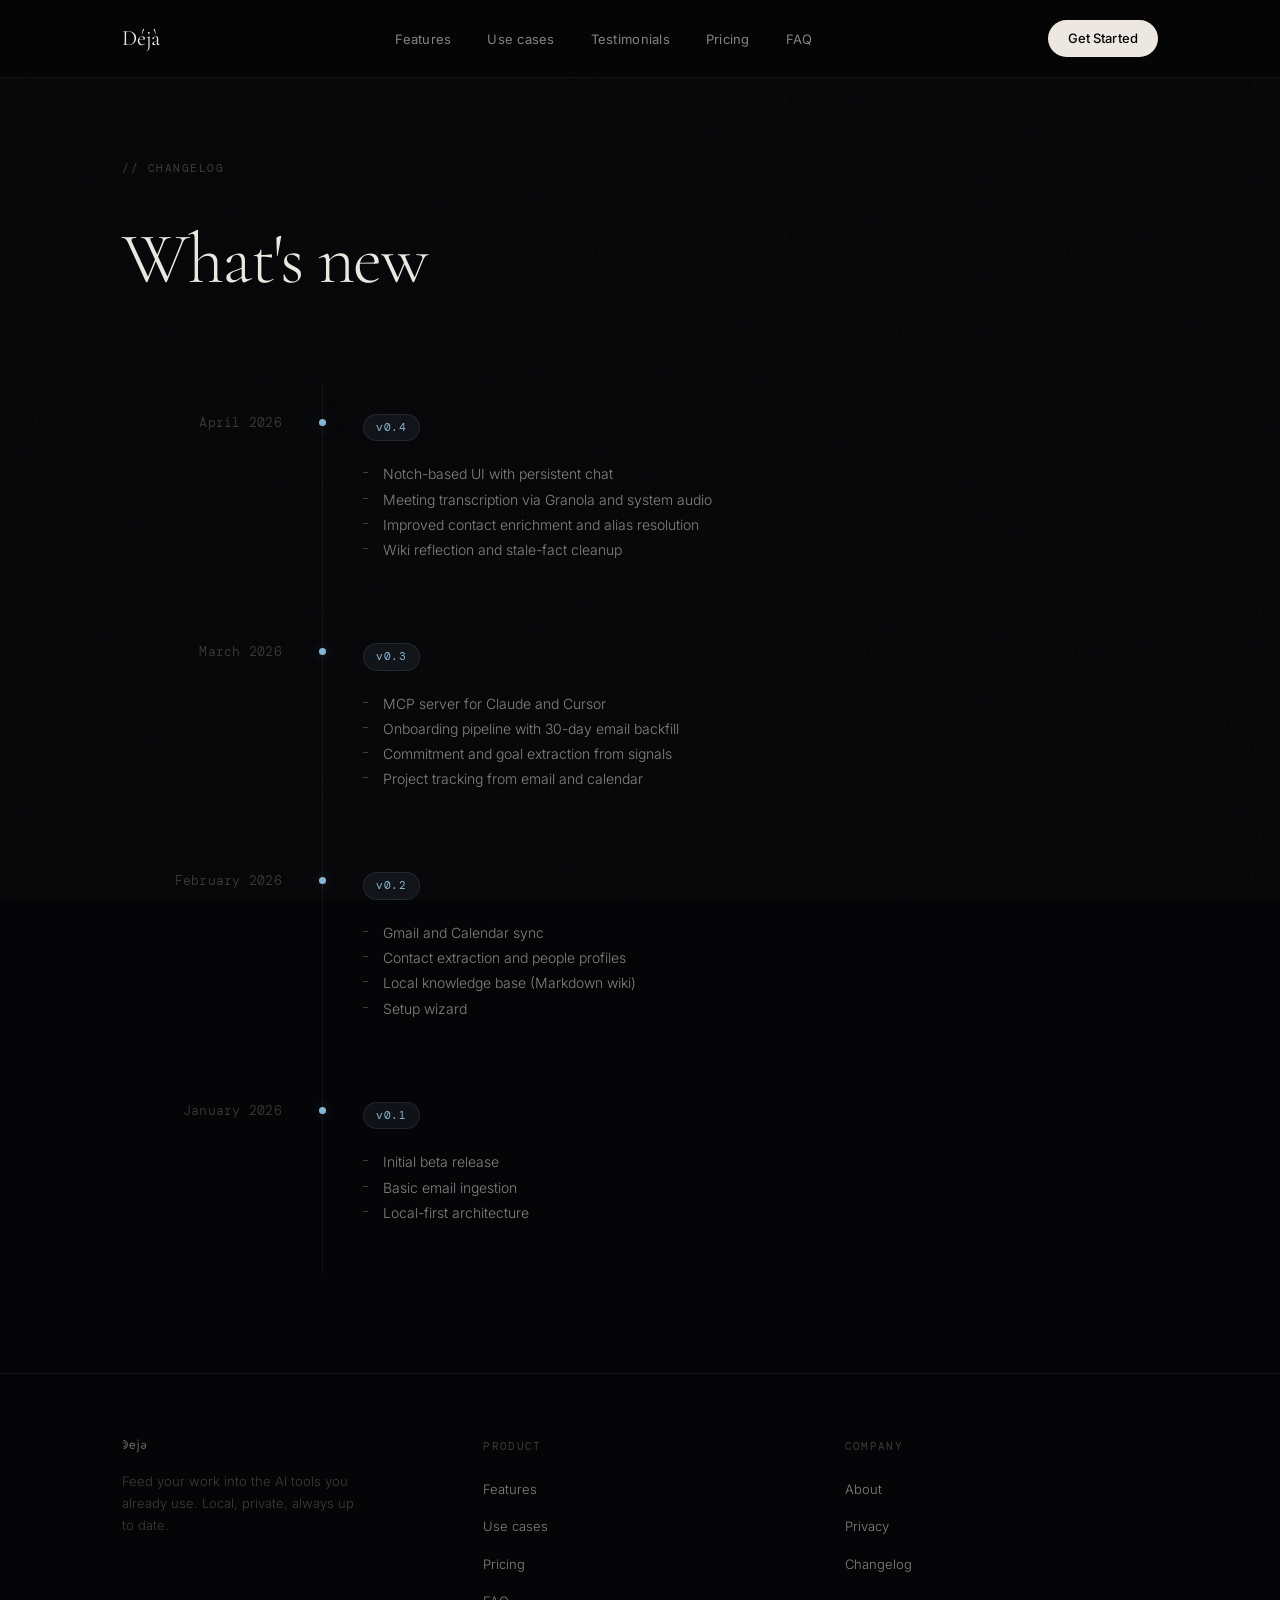
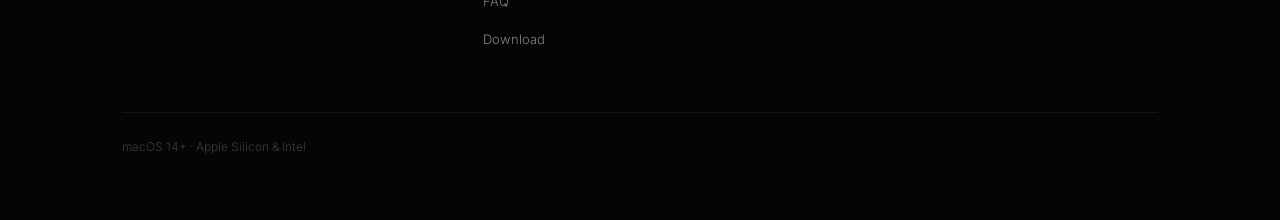
<file: site/changelog/index.html>
<!DOCTYPE html>
<html lang="en">
<head>
<meta charset="UTF-8">
<meta name="viewport" content="width=device-width, initial-scale=1.0">
<title>Changelog — Déjà</title>
<link rel="icon" type="image/svg+xml" href="/favicon.svg">
<link rel="preconnect" href="https://fonts.googleapis.com">
<link rel="preconnect" href="https://fonts.gstatic.com" crossorigin>
<link href="https://fonts.googleapis.com/css2?family=Cormorant+Garamond:ital,wght@0,300;0,400;0,500;1,300;1,400&family=DM+Mono:wght@300;400&family=Inter:wght@300;400;500&display=swap" rel="stylesheet">
<style>
*,*::before,*::after{box-sizing:border-box;margin:0;padding:0}

:root{
  --bg:#050507;
  --bg2:#0a0a0f;
  --bg3:#101018;
  --border:rgba(255,255,255,0.06);
  --border-b:rgba(255,255,255,0.10);
  --text:#ece8e1;
  --text2:rgba(255,255,255,0.50);
  --text3:rgba(255,255,255,0.22);
  --accent:#8ab4d4;
  --serif:'Cormorant Garamond',Georgia,serif;
  --sans:'Inter',system-ui,sans-serif;
  --mono:'DM Mono',monospace;
  --ease:cubic-bezier(0.16,1,0.3,1);
}

html{scroll-behavior:smooth}
body{
  background:var(--bg);color:var(--text);
  font-family:var(--sans);font-size:16px;line-height:1.6;
  -webkit-font-smoothing:antialiased;
  min-height:100vh;
}

/* Noise */
body::after{content:'';position:fixed;inset:0;background-image:url("data:image/svg+xml,%3Csvg viewBox='0 0 512 512' xmlns='http://www.w3.org/2000/svg'%3E%3Cfilter id='n'%3E%3CfeTurbulence type='fractalNoise' baseFrequency='0.65' numOctaves='4' stitchTiles='stitch'/%3E%3C/filter%3E%3Crect width='100%25' height='100%25' filter='url(%23n)' opacity='0.03'/%3E%3C/svg%3E");pointer-events:none;z-index:50}

.w{max-width:1100px;margin:0 auto;padding:0 32px;position:relative;z-index:1}

/* Reveal animation */
.r{opacity:0;transform:translateY(20px);transition:opacity 0.9s var(--ease),transform 0.9s var(--ease)}
.r.v{opacity:1;transform:translateY(0)}

/* ─── Nav ─── */
nav{
  padding:20px 0;
  background:rgba(5,5,7,0.8);
  backdrop-filter:blur(20px);-webkit-backdrop-filter:blur(20px);
  border-bottom:1px solid var(--border);
  position:fixed;top:0;left:0;right:0;z-index:200;
}
.nav-i{display:flex;align-items:center;justify-content:space-between}
.logo{display:flex;align-items:center;text-decoration:none}
.logo-t{font-family:var(--serif);font-size:22px;font-weight:400;color:var(--text);letter-spacing:-0.01em}
.nav-l{display:flex;gap:36px;list-style:none}
.nav-l a{color:var(--text2);text-decoration:none;font-size:13px;font-weight:400;letter-spacing:0.02em;transition:color 0.2s}
.nav-l a:hover{color:var(--text)}
.btn-nav{font-size:13px;font-weight:500;color:var(--bg);background:var(--text);padding:8px 20px;border-radius:100px;text-decoration:none;letter-spacing:0.01em;transition:all 0.3s var(--ease)}
.btn-nav:hover{transform:translateY(-1px);box-shadow:0 8px 24px rgba(236,232,225,0.12)}

/* ─── Header ─── */
.cl-header{
  padding:160px 0 64px;
}
.cl-label{
  font-family:var(--mono);font-size:11px;letter-spacing:0.14em;
  text-transform:uppercase;color:var(--text3);margin-bottom:24px;
}
.cl-header h1{
  font-family:var(--serif);
  font-size:clamp(48px,6vw,72px);
  font-weight:300;
  letter-spacing:-0.02em;
}

/* ─── Timeline ─── */
.timeline{
  padding:0 0 100px;
}
.tl-entry{
  display:grid;
  grid-template-columns:200px 1fr;
  gap:0;
  position:relative;
  min-height:120px;
}
.tl-entry + .tl-entry{margin-top:0}

/* Date column */
.tl-date{
  font-family:var(--mono);
  font-size:13px;
  color:var(--text3);
  padding:32px 40px 32px 0;
  text-align:right;
  position:relative;
  letter-spacing:0.02em;
  font-weight:300;
}

/* Vertical line + dot */
.tl-content{
  padding:32px 0 48px 40px;
  border-left:1px solid var(--border);
  position:relative;
}
.tl-content::before{
  content:'';
  position:absolute;
  left:-4px;top:38px;
  width:7px;height:7px;
  border-radius:50%;
  background:var(--accent);
  box-shadow:0 0 12px rgba(138,180,212,0.3);
}

/* First entry gets a brighter dot */
.tl-entry:first-child .tl-content::before{
  background:var(--accent);
  box-shadow:0 0 20px rgba(138,180,212,0.4);
}

.tl-tag{
  display:inline-block;
  font-family:var(--mono);
  font-size:11px;
  letter-spacing:0.06em;
  color:var(--accent);
  background:rgba(138,180,212,0.08);
  border:1px solid rgba(138,180,212,0.12);
  padding:4px 12px;
  border-radius:100px;
  margin-bottom:20px;
}

.tl-content ul{
  list-style:none;
  padding:0;
}
.tl-content ul li{
  font-size:14px;
  color:var(--text2);
  font-weight:300;
  line-height:1.8;
  padding-left:20px;
  position:relative;
}
.tl-content ul li::before{
  content:'';
  position:absolute;
  left:0;top:11px;
  width:5px;height:1px;
  background:var(--text3);
}

/* ─── Footer ─── */
footer{border-top:1px solid var(--border);padding:64px 0}
.foot-grid{display:grid;grid-template-columns:1fr 1fr 1fr;gap:48px}
.foot-brand svg{height:16px;width:auto;opacity:0.4;margin-bottom:16px;display:block}
.foot-brand p{font-size:13px;color:var(--text3);font-weight:300;line-height:1.7;max-width:240px}
.foot-col h4{font-size:11px;font-family:var(--mono);letter-spacing:0.12em;text-transform:uppercase;color:var(--text3);margin-bottom:20px;font-weight:400}
.foot-col ul{list-style:none;padding:0}
.foot-col ul li{margin-bottom:12px}
.foot-col ul a{color:var(--text2);text-decoration:none;font-size:13px;font-weight:300;transition:color 0.2s}
.foot-col ul a:hover{color:var(--text)}
.foot-bottom{margin-top:48px;padding-top:24px;border-top:1px solid var(--border);font-size:12px;color:var(--text3);font-weight:300}

/* ─── Responsive ─── */
@media(max-width:768px){
  .tl-entry{grid-template-columns:1fr;gap:0}
  .tl-date{text-align:left;padding:24px 0 0 24px}
  .tl-content{margin-left:0;padding-left:24px}
  .tl-content::before{left:-4px}
  .nav-l{display:none}
  .btn-nav{display:none}
  .foot-grid{grid-template-columns:1fr;gap:32px}
  .cl-header h1{font-size:40px}
}
</style>
</head>
<body>

<nav>
  <div class="w nav-i">
    <a href="/" class="logo">
      <span class="logo-t">Déjà</span>
    </a>
    <ul class="nav-l">
      <li><a href="/#features">Features</a></li>
      <li><a href="/#use-cases">Use cases</a></li>
      <li><a href="/#testimonials">Testimonials</a></li>
      <li><a href="/#pricing">Pricing</a></li>
      <li><a href="/faq">FAQ</a></li>
    </ul>
    <a href="/download" class="btn-nav">Get Started</a>
  </div>
</nav>

<section class="cl-header">
  <div class="w">
    <div class="cl-label r">// Changelog</div>
    <h1 class="r" style="transition-delay:0.1s">What's new</h1>
  </div>
</section>

<section class="timeline">
  <div class="w">

    <div class="tl-entry r">
      <div class="tl-date">April 2026</div>
      <div class="tl-content">
        <div class="tl-tag">v0.4</div>
        <ul>
          <li>Notch-based UI with persistent chat</li>
          <li>Meeting transcription via Granola and system audio</li>
          <li>Improved contact enrichment and alias resolution</li>
          <li>Wiki reflection and stale-fact cleanup</li>
        </ul>
      </div>
    </div>

    <div class="tl-entry r">
      <div class="tl-date">March 2026</div>
      <div class="tl-content">
        <div class="tl-tag">v0.3</div>
        <ul>
          <li>MCP server for Claude and Cursor</li>
          <li>Onboarding pipeline with 30-day email backfill</li>
          <li>Commitment and goal extraction from signals</li>
          <li>Project tracking from email and calendar</li>
        </ul>
      </div>
    </div>

    <div class="tl-entry r">
      <div class="tl-date">February 2026</div>
      <div class="tl-content">
        <div class="tl-tag">v0.2</div>
        <ul>
          <li>Gmail and Calendar sync</li>
          <li>Contact extraction and people profiles</li>
          <li>Local knowledge base (Markdown wiki)</li>
          <li>Setup wizard</li>
        </ul>
      </div>
    </div>

    <div class="tl-entry r">
      <div class="tl-date">January 2026</div>
      <div class="tl-content">
        <div class="tl-tag">v0.1</div>
        <ul>
          <li>Initial beta release</li>
          <li>Basic email ingestion</li>
          <li>Local-first architecture</li>
        </ul>
      </div>
    </div>

  </div>
</section>

<footer>
  <div class="w">
    <div class="foot-grid">
      <div class="foot-brand">
        <svg viewBox="4350 5050 3150 1900" xmlns="http://www.w3.org/2000/svg"><g transform="translate(0,12000) scale(1,-1)" fill="#ffffff"><path d="M6216 6740 c-39 -31 -42 -42 -21 -88 45 -98 184 -49 157 55 -15 63 -80 79 -136 33z"/><path d="M4524 6666 c5 -47 18 -57 93 -72 416 -82 402 -753 -18 -824 -71 -12 -79 -19 -79 -74 0 -59 1 -59 85 -45 506 84 610 789 151 1017 -145 72 -241 71 -232 -2z"/><path d="M6220 5944 c0 -495 -11 -564 -91 -564 -19 0 -29 -21 -29 -60 0 -69 30 -76 118 -31 111 57 122 117 122 649 l0 482 -60 0 -60 0 0 -476z"/><path d="M5400 6360 c-119 -64 -170 -163 -170 -330 0 -324 329 -496 592 -308 l62 43 -42 42 c-35 35 -48 38 -77 18 -119 -85 -259 -81 -347 9 -121 123 -102 135 219 142 l288 5 -9 108 c-21 251 -291 393 -516 271z m345 -139 c109 -122 86 -141 -175 -141 -249 0 -252 2 -184 102 92 136 256 154 359 39z"/><path d="M6745 6361 c-91 -42 -99 -55 -60 -108 23 -32 30 -31 105 8 145 76 310 16 310 -113 0 -46 -5 -48 -151 -48 -190 0 -278 -35 -322 -128 -125 -261 282 -444 519 -233 80 72 108 398 45 519 -71 137 -269 183 -446 103z m355 -432 c0 -143 -190 -226 -316 -138 -128 90 -25 209 180 209 l136 0 0 -71z"/></g><path d="M 4520 5530 A 280 280 0 0 1 4520 6090" fill="none" stroke="#ffffff" stroke-width="90" stroke-linecap="round"/></svg>
        <p>Feed your work into the AI tools you already use. Local, private, always up to date.</p>
      </div>
      <div class="foot-col">
        <h4>Product</h4>
        <ul>
          <li><a href="/#features">Features</a></li>
          <li><a href="/#use-cases">Use cases</a></li>
          <li><a href="/#pricing">Pricing</a></li>
          <li><a href="/faq">FAQ</a></li>
          <li><a href="/download">Download</a></li>
        </ul>
      </div>
      <div class="foot-col">
        <h4>Company</h4>
        <ul>
          <li><a href="/about">About</a></li>
          <li><a href="/privacy">Privacy</a></li>
          <li><a href="/changelog">Changelog</a></li>
        </ul>
      </div>
    </div>
    <div class="foot-bottom">macOS 14+ &middot; Apple Silicon &amp; Intel</div>
  </div>
</footer>

<script>
// Reveal on scroll
const obs = new IntersectionObserver((entries) => {
  entries.forEach(e => {
    if (e.isIntersecting) {
      e.target.classList.add('v');
      obs.unobserve(e.target);
    }
  });
}, { threshold: 0.1, rootMargin: '0px 0px -40px 0px' });

document.querySelectorAll('.r').forEach(el => obs.observe(el));

// Stagger timeline entries
document.querySelectorAll('.tl-entry.r').forEach((el, i) => {
  el.style.transitionDelay = (0.15 * i) + 's';
});
</script>

</body>
</html>
</file>
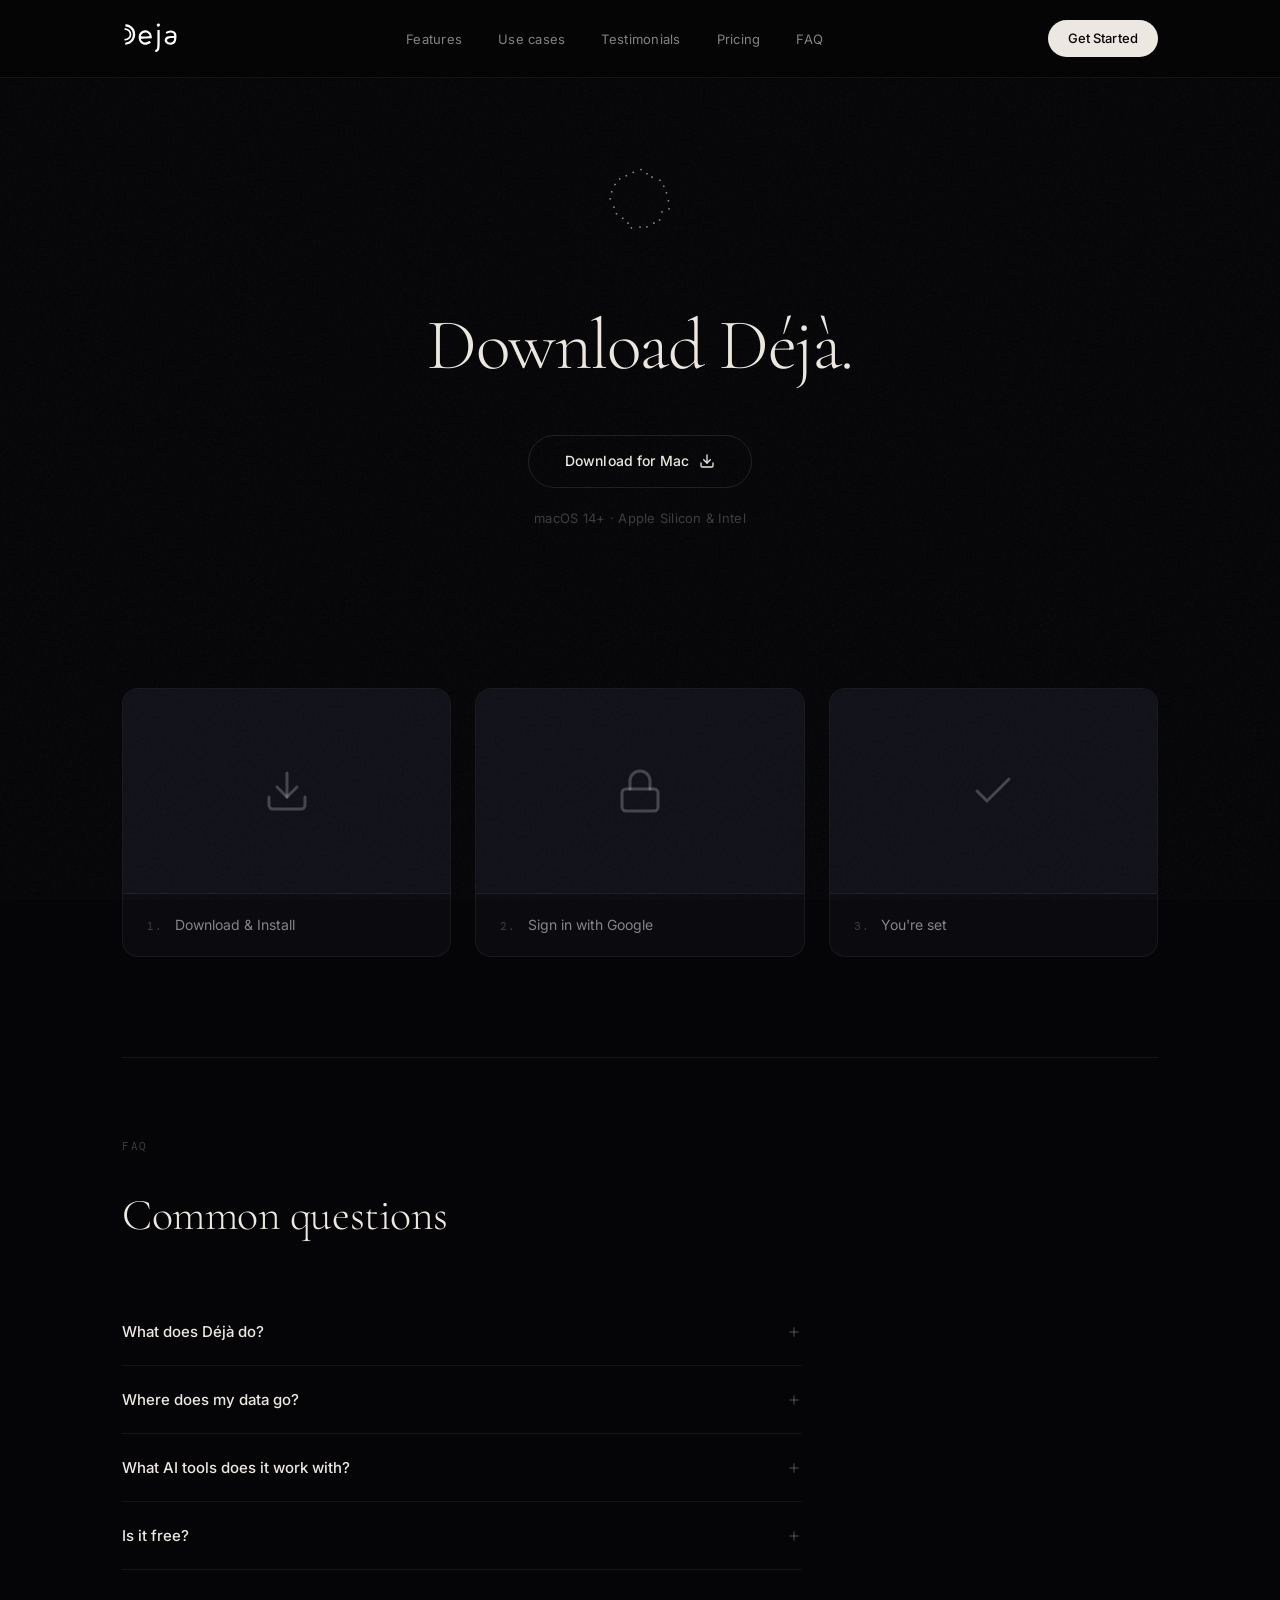
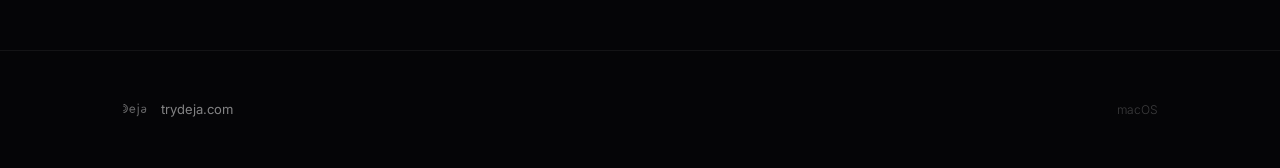
<file: site/download/index.html>
<!DOCTYPE html>
<html lang="en">
<head>
<meta charset="UTF-8">
<meta name="viewport" content="width=device-width, initial-scale=1.0">
<title>Download Déjà</title>
<link rel="icon" type="image/svg+xml" href="/favicon.svg">
<link rel="preconnect" href="https://fonts.googleapis.com">
<link rel="preconnect" href="https://fonts.gstatic.com" crossorigin>
<link href="https://fonts.googleapis.com/css2?family=Cormorant+Garamond:ital,wght@0,300;0,400;0,500;1,300;1,400&family=DM+Mono:wght@300;400&family=Inter:wght@300;400;500&display=swap" rel="stylesheet">
<style>
*,*::before,*::after{box-sizing:border-box;margin:0;padding:0}

:root{
  --bg:#050507;
  --bg2:#0a0a0f;
  --bg3:#101018;
  --border:rgba(255,255,255,0.06);
  --border-b:rgba(255,255,255,0.10);
  --text:#ece8e1;
  --text2:rgba(255,255,255,0.50);
  --text3:rgba(255,255,255,0.22);
  --accent:#8ab4d4;
  --serif:'Cormorant Garamond',Georgia,serif;
  --sans:'Inter',system-ui,sans-serif;
  --mono:'DM Mono',monospace;
  --ease:cubic-bezier(0.16,1,0.3,1);
}

html{scroll-behavior:smooth}
body{
  background:var(--bg);color:var(--text);
  font-family:var(--sans);font-size:16px;line-height:1.6;
  -webkit-font-smoothing:antialiased;
  min-height:100vh;
}

/* Noise */
body::after{content:'';position:fixed;inset:0;background-image:url("data:image/svg+xml,%3Csvg viewBox='0 0 512 512' xmlns='http://www.w3.org/2000/svg'%3E%3Cfilter id='n'%3E%3CfeTurbulence type='fractalNoise' baseFrequency='0.65' numOctaves='4' stitchTiles='stitch'/%3E%3C/filter%3E%3Crect width='100%25' height='100%25' filter='url(%23n)' opacity='0.03'/%3E%3C/svg%3E");pointer-events:none;z-index:50}

.w{max-width:1100px;margin:0 auto;padding:0 32px;position:relative;z-index:1}

/* Reveal animation */
.r{opacity:0;transform:translateY(20px);transition:opacity 0.9s var(--ease),transform 0.9s var(--ease)}
.r.v{opacity:1;transform:translateY(0)}

/* ─── Nav ─── */
nav{
  padding:20px 0;
  background:rgba(5,5,7,0.8);
  backdrop-filter:blur(20px);-webkit-backdrop-filter:blur(20px);
  border-bottom:1px solid var(--border);
  position:fixed;top:0;left:0;right:0;z-index:200;
}
.nav-i{display:flex;align-items:center;justify-content:space-between}
.logo{display:flex;align-items:center;text-decoration:none}
.logo-svg{height:36px;width:auto}
.nav-l{display:flex;gap:36px;list-style:none}
.nav-l a{color:var(--text2);text-decoration:none;font-size:13px;font-weight:400;letter-spacing:0.02em;transition:color 0.2s}
.nav-l a:hover{color:var(--text)}
.btn-nav{font-size:13px;font-weight:500;color:var(--bg);background:var(--text);padding:8px 20px;border-radius:100px;text-decoration:none;letter-spacing:0.01em;transition:all 0.3s var(--ease)}
.btn-nav:hover{transform:translateY(-1px);box-shadow:0 8px 24px rgba(236,232,225,0.12)}

/* ─── Hero ─── */
.dl-hero{
  padding:160px 0 80px;
  text-align:center;
}
.dl-logo{
  width:80px;height:80px;margin:0 auto 48px;
  position:relative;
}
.dl-logo canvas{width:100%;height:100%}

.dl-hero h1{
  font-family:var(--serif);
  font-size:clamp(48px,6vw,72px);
  font-weight:300;
  letter-spacing:-0.02em;
  margin-bottom:32px;
}

.dl-btn{
  display:inline-flex;align-items:center;gap:10px;
  padding:14px 36px;
  font-size:14px;font-weight:500;font-family:var(--sans);
  color:var(--text);
  background:transparent;
  border:1px solid var(--border-b);
  border-radius:100px;
  text-decoration:none;
  letter-spacing:0.01em;
  transition:all 0.3s var(--ease);
  cursor:pointer;
}
.dl-btn:hover{
  border-color:var(--text2);
  transform:translateY(-2px);
  box-shadow:0 12px 40px rgba(138,180,212,0.08);
}
.dl-btn svg{width:16px;height:16px;stroke:currentColor;stroke-width:2;fill:none;stroke-linecap:round;stroke-linejoin:round}

.dl-compat{
  margin-top:20px;
  font-size:13px;color:var(--text3);font-weight:400;letter-spacing:0.02em;
}

/* ─── Steps ─── */
.dl-steps{
  padding:80px 0 100px;
}
.step-row{
  display:grid;
  grid-template-columns:repeat(3,1fr);
  gap:24px;
}
.step-card{
  background:var(--bg2);
  border:1px solid var(--border);
  border-radius:16px;
  overflow:hidden;
  transition:background 0.4s;
}
.step-card:hover{background:var(--bg3)}

.step-img{
  aspect-ratio:16/10;
  background:var(--bg3);
  display:flex;align-items:center;justify-content:center;
  border-bottom:1px solid var(--border);
  position:relative;overflow:hidden;
}
.step-img svg{width:48px;height:48px;stroke:var(--text3);stroke-width:1.5;fill:none;stroke-linecap:round;stroke-linejoin:round}

.step-label{
  padding:20px 24px;
  font-size:14px;
  font-weight:400;
  color:var(--text2);
}
.step-label span{
  font-family:var(--mono);
  font-size:11px;
  color:var(--text3);
  letter-spacing:0.08em;
  margin-right:8px;
}

/* ─── Divider ─── */
.div-line{height:1px;background:var(--border)}

/* ─── FAQ ─── */
.dl-faq{padding:80px 0}
.dl-faq .label{
  font-family:var(--mono);font-size:11px;letter-spacing:0.14em;
  text-transform:uppercase;color:var(--text3);margin-bottom:24px;
}
.dl-faq h2{
  font-family:var(--serif);font-size:clamp(32px,4vw,44px);
  font-weight:300;margin-bottom:48px;letter-spacing:-0.01em;
}
.faq-list{max-width:680px}
.faq-item{border-bottom:1px solid var(--border);padding:24px 0}
.faq-q{
  font-size:15px;font-weight:500;color:var(--text);cursor:pointer;
  display:flex;align-items:center;justify-content:space-between;gap:16px;
  background:none;border:none;width:100%;text-align:left;font-family:var(--sans);
}
.faq-q svg{width:16px;height:16px;stroke:var(--text3);stroke-width:2;fill:none;flex-shrink:0;transition:transform 0.3s var(--ease)}
.faq-item.open .faq-q svg{transform:rotate(45deg)}
.faq-a{
  max-height:0;overflow:hidden;
  transition:max-height 0.4s var(--ease),padding 0.4s var(--ease);
}
.faq-item.open .faq-a{max-height:200px;padding-top:16px}
.faq-a p{font-size:14px;color:var(--text2);line-height:1.8;font-weight:300}

/* ─── Footer ─── */
footer{border-top:1px solid var(--border);padding:48px 0}
.foot{display:flex;justify-content:space-between;align-items:center}
.foot-l{display:flex;align-items:center;gap:12px}
.foot-l svg{height:16px;width:auto;opacity:0.4}
.foot-l a{color:var(--text2);text-decoration:none;font-size:13px;transition:color 0.2s}
.foot-l a:hover{color:var(--text)}
.foot-r{font-size:12px;color:var(--text3);font-weight:300}

/* ─── Responsive ─── */
@media(max-width:768px){
  .step-row{grid-template-columns:1fr}
  .nav-l{display:none}
  .dl-hero h1{font-size:40px}
}
</style>
</head>
<body>

<nav>
  <div class="w nav-i">
    <a href="/" class="logo">
      <svg class="logo-svg" viewBox="4350 5050 3150 1900" xmlns="http://www.w3.org/2000/svg"><g transform="translate(0,12000) scale(1,-1)" fill="#ffffff"><path d="M6216 6740 c-39 -31 -42 -42 -21 -88 45 -98 184 -49 157 55 -15 63 -80 79 -136 33z"/><path d="M4524 6666 c5 -47 18 -57 93 -72 416 -82 402 -753 -18 -824 -71 -12 -79 -19 -79 -74 0 -59 1 -59 85 -45 506 84 610 789 151 1017 -145 72 -241 71 -232 -2z"/><path d="M6220 5944 c0 -495 -11 -564 -91 -564 -19 0 -29 -21 -29 -60 0 -69 30 -76 118 -31 111 57 122 117 122 649 l0 482 -60 0 -60 0 0 -476z"/><path d="M5400 6360 c-119 -64 -170 -163 -170 -330 0 -324 329 -496 592 -308 l62 43 -42 42 c-35 35 -48 38 -77 18 -119 -85 -259 -81 -347 9 -121 123 -102 135 219 142 l288 5 -9 108 c-21 251 -291 393 -516 271z m345 -139 c109 -122 86 -141 -175 -141 -249 0 -252 2 -184 102 92 136 256 154 359 39z"/><path d="M6745 6361 c-91 -42 -99 -55 -60 -108 23 -32 30 -31 105 8 145 76 310 16 310 -113 0 -46 -5 -48 -151 -48 -190 0 -278 -35 -322 -128 -125 -261 282 -444 519 -233 80 72 108 398 45 519 -71 137 -269 183 -446 103z m355 -432 c0 -143 -190 -226 -316 -138 -128 90 -25 209 180 209 l136 0 0 -71z"/></g><path d="M 4520 5530 A 280 280 0 0 1 4520 6090" fill="none" stroke="#ffffff" stroke-width="90" stroke-linecap="round"/></svg>
    </a>
    <ul class="nav-l">
      <li><a href="/#features">Features</a></li>
      <li><a href="/#use-cases">Use cases</a></li>
      <li><a href="/#testimonials">Testimonials</a></li>
      <li><a href="/#pricing">Pricing</a></li>
      <li><a href="/faq">FAQ</a></li>
    </ul>
    <a href="/download" class="btn-nav">Get Started</a>
  </div>
</nav>

<section class="dl-hero">
  <div class="w">
    <div class="dl-logo r">
      <canvas id="hero-ring" width="160" height="160"></canvas>
    </div>
    <h1 class="r" style="transition-delay:0.1s">Download Déjà.</h1>
    <a href="https://github.com/dwurtz/deja/releases/latest/download/Deja.dmg" class="dl-btn r" style="transition-delay:0.2s" id="dl-btn">
      Download for Mac
      <svg viewBox="0 0 24 24"><path d="M21 15v4a2 2 0 0 1-2 2H5a2 2 0 0 1-2-2v-4"/><polyline points="7 10 12 15 17 10"/><line x1="12" y1="15" x2="12" y2="3"/></svg>
    </a>
    <div class="dl-compat r" style="transition-delay:0.3s">macOS 14+ &middot; Apple Silicon & Intel</div>
  </div>
</section>

<section class="dl-steps">
  <div class="w">
    <div class="step-row r">
      <div class="step-card">
        <div class="step-img">
          <svg viewBox="0 0 24 24"><path d="M21 15v4a2 2 0 0 1-2 2H5a2 2 0 0 1-2-2v-4"/><polyline points="7 10 12 15 17 10"/><line x1="12" y1="15" x2="12" y2="3"/></svg>
        </div>
        <div class="step-label"><span>1.</span> Download &amp; Install</div>
      </div>
      <div class="step-card">
        <div class="step-img">
          <svg viewBox="0 0 24 24"><rect x="3" y="11" width="18" height="11" rx="2" ry="2"/><path d="M7 11V7a5 5 0 0 1 10 0v4"/></svg>
        </div>
        <div class="step-label"><span>2.</span> Sign in with Google</div>
      </div>
      <div class="step-card">
        <div class="step-img">
          <svg viewBox="0 0 24 24"><polyline points="20 6 9 17 4 12"/></svg>
        </div>
        <div class="step-label"><span>3.</span> You're set</div>
      </div>
    </div>
  </div>
</section>

<div class="w"><div class="div-line"></div></div>

<section class="dl-faq">
  <div class="w">
    <div class="label r">FAQ</div>
    <h2 class="r" style="transition-delay:0.1s">Common questions</h2>
    <div class="faq-list r" style="transition-delay:0.2s">
      <div class="faq-item">
        <button class="faq-q">What does Déjà do? <svg viewBox="0 0 24 24"><line x1="12" y1="5" x2="12" y2="19"/><line x1="5" y1="12" x2="19" y2="12"/></svg></button>
        <div class="faq-a"><p>Déjà feeds your email, calendar, messages, and meetings into Claude, Cursor, and the AI tools you already use. It builds a local knowledge base of your people, projects, and commitments — so your AI has full context.</p></div>
      </div>
      <div class="faq-item">
        <button class="faq-q">Where does my data go? <svg viewBox="0 0 24 24"><line x1="12" y1="5" x2="12" y2="19"/><line x1="5" y1="12" x2="19" y2="12"/></svg></button>
        <div class="faq-a"><p>Everything stays on your machine. Your knowledge base is a local folder you can open, back up, or delete anytime. Nothing is sent to a server.</p></div>
      </div>
      <div class="faq-item">
        <button class="faq-q">What AI tools does it work with? <svg viewBox="0 0 24 24"><line x1="12" y1="5" x2="12" y2="19"/><line x1="5" y1="12" x2="19" y2="12"/></svg></button>
        <div class="faq-a"><p>Claude, Cursor, Windsurf, ChatGPT, and GitHub Copilot. Any tool that supports MCP or can read local files.</p></div>
      </div>
      <div class="faq-item">
        <button class="faq-q">Is it free? <svg viewBox="0 0 24 24"><line x1="12" y1="5" x2="12" y2="19"/><line x1="5" y1="12" x2="19" y2="12"/></svg></button>
        <div class="faq-a"><p>Yes. Déjà is free during the beta.</p></div>
      </div>
    </div>
  </div>
</section>

<footer>
  <div class="w foot">
    <div class="foot-l">
      <svg viewBox="4350 5050 3150 1900" xmlns="http://www.w3.org/2000/svg" style="height:16px;width:auto;opacity:0.4"><g transform="translate(0,12000) scale(1,-1)" fill="#ffffff"><path d="M6216 6740 c-39 -31 -42 -42 -21 -88 45 -98 184 -49 157 55 -15 63 -80 79 -136 33z"/><path d="M4524 6666 c5 -47 18 -57 93 -72 416 -82 402 -753 -18 -824 -71 -12 -79 -19 -79 -74 0 -59 1 -59 85 -45 506 84 610 789 151 1017 -145 72 -241 71 -232 -2z"/><path d="M6220 5944 c0 -495 -11 -564 -91 -564 -19 0 -29 -21 -29 -60 0 -69 30 -76 118 -31 111 57 122 117 122 649 l0 482 -60 0 -60 0 0 -476z"/><path d="M5400 6360 c-119 -64 -170 -163 -170 -330 0 -324 329 -496 592 -308 l62 43 -42 42 c-35 35 -48 38 -77 18 -119 -85 -259 -81 -347 9 -121 123 -102 135 219 142 l288 5 -9 108 c-21 251 -291 393 -516 271z m345 -139 c109 -122 86 -141 -175 -141 -249 0 -252 2 -184 102 92 136 256 154 359 39z"/><path d="M6745 6361 c-91 -42 -99 -55 -60 -108 23 -32 30 -31 105 8 145 76 310 16 310 -113 0 -46 -5 -48 -151 -48 -190 0 -278 -35 -322 -128 -125 -261 282 -444 519 -233 80 72 108 398 45 519 -71 137 -269 183 -446 103z m355 -432 c0 -143 -190 -226 -316 -138 -128 90 -25 209 180 209 l136 0 0 -71z"/></g><path d="M 4520 5530 A 280 280 0 0 1 4520 6090" fill="none" stroke="#ffffff" stroke-width="90" stroke-linecap="round"/></svg>
      <a href="/">trydeja.com</a>
    </div>
    <span class="foot-r">macOS</span>
  </div>
</footer>

<script>
// Dot ring animation (matching main site)
function dotRing(canvas,radius,count,dotSize,speed){
  const ctx=canvas.getContext('2d');
  const cx=canvas.width/2,cy=canvas.height/2;
  const dots=[];
  for(let i=0;i<count;i++){
    const angle=(Math.PI*2/count)*i;
    dots.push({baseAngle:angle,phase:Math.random()*Math.PI*2,freqA:0.4+Math.random()*0.3,freqR:0.3+Math.random()*0.2,ampA:0.03+Math.random()*0.02,ampR:3+Math.random()*4});
  }
  let t=0;
  function draw(){
    ctx.clearRect(0,0,canvas.width,canvas.height);
    for(const d of dots){
      const a=d.baseAngle+Math.sin(t*d.freqA+d.phase)*d.ampA;
      const r=radius+Math.sin(t*d.freqR+d.phase)*d.ampR;
      const x=cx+Math.cos(a)*r;
      const y=cy+Math.sin(a)*r;
      ctx.beginPath();ctx.arc(x,y,dotSize,0,Math.PI*2);
      ctx.fillStyle='rgba(236,232,225,0.6)';ctx.fill();
    }
    t+=speed;
    requestAnimationFrame(draw);
  }
  draw();
}

const heroCanvas=document.getElementById('hero-ring');
if(heroCanvas) dotRing(heroCanvas,55,24,1.8,0.008);

// Reveal on load
document.querySelectorAll('.r').forEach((el,i)=>{
  setTimeout(()=>el.classList.add('v'),100+i*60);
});

// FAQ toggle
document.querySelectorAll('.faq-q').forEach(btn=>{
  btn.addEventListener('click',()=>{
    btn.closest('.faq-item').classList.toggle('open');
  });
});
</script>

</body>
</html>
</file>
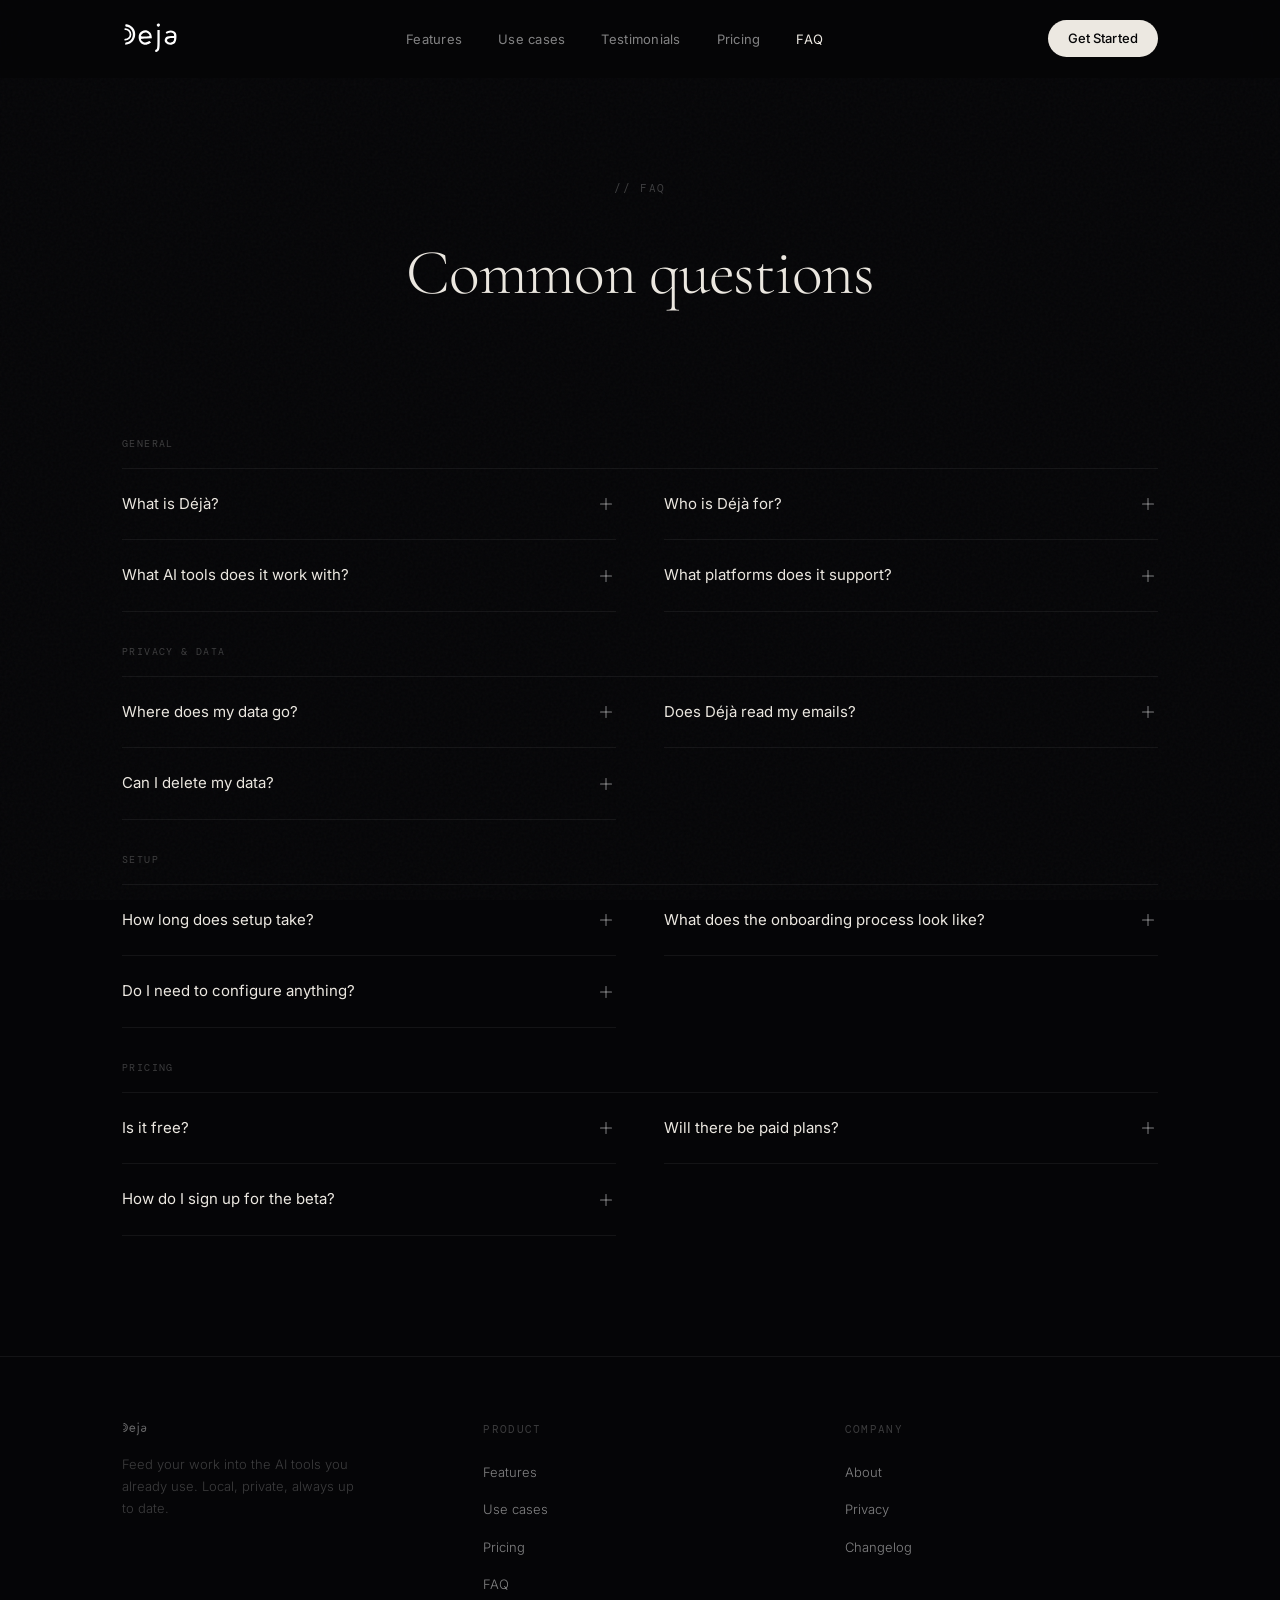
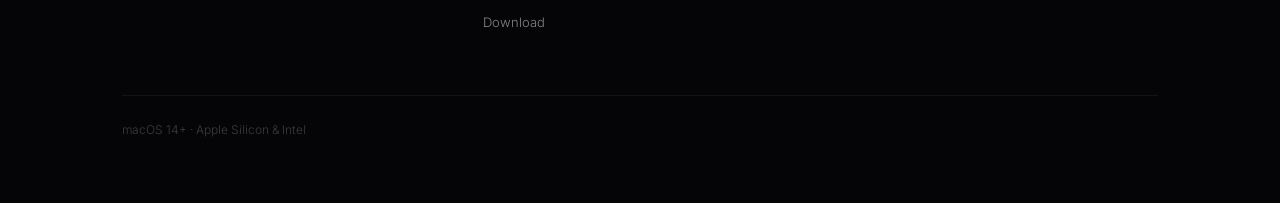
<file: site/faq/index.html>
<!DOCTYPE html>
<html lang="en">
<head>
<meta charset="UTF-8">
<meta name="viewport" content="width=device-width, initial-scale=1.0">
<title>FAQ — Déjà</title>
<link rel="icon" type="image/svg+xml" href="/favicon.svg">
<link rel="preconnect" href="https://fonts.googleapis.com">
<link rel="preconnect" href="https://fonts.gstatic.com" crossorigin>
<link href="https://fonts.googleapis.com/css2?family=Cormorant+Garamond:ital,wght@0,300;0,400;0,500;0,600;1,300;1,400;1,500&family=DM+Mono:wght@300;400&family=Inter:wght@300;400;500&display=swap" rel="stylesheet">
<style>
*,*::before,*::after{box-sizing:border-box;margin:0;padding:0}

:root{
  --bg:#050507;
  --bg2:#0a0a0f;
  --bg3:#101018;
  --border:rgba(255,255,255,0.06);
  --border-b:rgba(255,255,255,0.10);
  --text:#ece8e1;
  --text2:rgba(255,255,255,0.50);
  --text3:rgba(255,255,255,0.22);
  --accent:#8ab4d4;
  --serif:'Cormorant Garamond',Georgia,serif;
  --sans:'Inter',system-ui,sans-serif;
  --mono:'DM Mono',monospace;
  --ease:cubic-bezier(0.16,1,0.3,1);
}

html{scroll-behavior:smooth}
body{background:var(--bg);color:var(--text);font-family:var(--sans);font-size:16px;line-height:1.6;-webkit-font-smoothing:antialiased;min-height:100vh}

/* Noise */
body::after{content:'';position:fixed;inset:0;background-image:url("data:image/svg+xml,%3Csvg viewBox='0 0 512 512' xmlns='http://www.w3.org/2000/svg'%3E%3Cfilter id='n'%3E%3CfeTurbulence type='fractalNoise' baseFrequency='0.65' numOctaves='4' stitchTiles='stitch'/%3E%3C/filter%3E%3Crect width='100%25' height='100%25' filter='url(%23n)' opacity='0.03'/%3E%3C/svg%3E");pointer-events:none;z-index:50}

/* Layout */
.w{max-width:1100px;margin:0 auto;padding:0 32px;position:relative;z-index:1}

/* Reveal */
.r{opacity:0;transform:translateY(20px);transition:opacity 0.9s var(--ease),transform 0.9s var(--ease)}
.r.v{opacity:1;transform:translateY(0)}

/* ─── Nav ─── */
#top-bar{position:fixed;top:0;left:0;right:0;z-index:200}
nav{padding:20px 0;background:rgba(5,5,7,0.8);backdrop-filter:blur(20px);-webkit-backdrop-filter:blur(20px);border-bottom:1px solid transparent;transition:all 0.3s ease}
nav.scrolled{background:rgba(5,5,7,0.95);padding:14px 0;border-bottom-color:var(--border)}
.nav-i{display:flex;align-items:center;justify-content:space-between;position:relative}
.logo{display:flex;align-items:center;text-decoration:none}
.logo-svg{height:36px;width:auto}
.nav-l{display:flex;gap:36px;list-style:none}
.nav-l a{color:var(--text2);text-decoration:none;font-size:13px;font-weight:400;letter-spacing:0.02em;transition:color 0.2s}
.nav-l a:hover,.nav-l a.active{color:var(--text)}
.btn-nav{font-size:13px;font-weight:500;color:var(--bg);background:var(--text);padding:8px 20px;border-radius:100px;text-decoration:none;letter-spacing:0.01em;transition:all 0.3s var(--ease)}
.btn-nav:hover{transform:translateY(-1px);box-shadow:0 8px 24px rgba(236,232,225,0.12)}

/* ─── Hero ─── */
.faq-hero{padding:180px 0 80px;text-align:center}
.faq-hero .label{font-family:var(--mono);font-size:11px;letter-spacing:0.14em;text-transform:uppercase;color:var(--text3);margin-bottom:24px}
.faq-hero h1{font-family:var(--serif);font-size:clamp(40px,6vw,64px);font-weight:300;letter-spacing:-0.02em}

/* ─── FAQ Grid ─── */
.faq-section{padding:0 0 120px}
.faq-grid{display:grid;grid-template-columns:1fr 1fr;gap:0 48px}

.faq-category{
  font-family:var(--mono);
  font-size:10px;
  letter-spacing:0.14em;
  text-transform:uppercase;
  color:var(--text3);
  padding:32px 0 16px;
  border-bottom:1px solid var(--border);
  grid-column:1 / -1;
}

.faq-item{border-bottom:1px solid var(--border)}
.faq-q{
  display:flex;
  align-items:center;
  justify-content:space-between;
  padding:24px 0;
  cursor:pointer;
  gap:16px;
  -webkit-user-select:none;
  user-select:none;
}
.faq-q h3{
  font-family:var(--sans);
  font-size:15px;
  font-weight:400;
  color:var(--text);
  line-height:1.5;
}
.faq-q .icon{
  width:20px;
  height:20px;
  flex-shrink:0;
  position:relative;
  transition:transform 0.35s var(--ease);
}
.faq-q .icon::before,
.faq-q .icon::after{
  content:'';
  position:absolute;
  background:var(--text2);
  border-radius:1px;
  transition:transform 0.35s var(--ease), opacity 0.35s var(--ease);
}
.faq-q .icon::before{
  width:12px;height:1px;
  top:50%;left:50%;
  transform:translate(-50%,-50%);
}
.faq-q .icon::after{
  width:1px;height:12px;
  top:50%;left:50%;
  transform:translate(-50%,-50%);
}
.faq-item.open .faq-q .icon{transform:rotate(45deg)}
.faq-item.open .faq-q .icon::before{background:var(--text)}
.faq-item.open .faq-q .icon::after{background:var(--text)}

.faq-a{
  max-height:0;
  overflow:hidden;
  transition:max-height 0.45s var(--ease), opacity 0.35s ease;
  opacity:0;
}
.faq-item.open .faq-a{
  max-height:300px;
  opacity:1;
}
.faq-a p{
  font-size:14px;
  color:var(--text2);
  line-height:1.8;
  font-weight:300;
  padding:0 0 24px;
  max-width:520px;
}

/* ─── Footer ─── */
footer{border-top:1px solid var(--border);padding:64px 0}
.foot-grid{display:grid;grid-template-columns:1fr 1fr 1fr;gap:48px}
.foot-brand svg{height:16px;width:auto;opacity:0.4;margin-bottom:16px;display:block}
.foot-brand p{font-size:13px;color:var(--text3);font-weight:300;line-height:1.7;max-width:240px}
.foot-col h4{font-size:11px;font-family:var(--mono);letter-spacing:0.12em;text-transform:uppercase;color:var(--text3);margin-bottom:20px;font-weight:400}
.foot-col ul{list-style:none;padding:0}
.foot-col ul li{margin-bottom:12px}
.foot-col ul a{color:var(--text2);text-decoration:none;font-size:13px;font-weight:300;transition:color 0.2s}
.foot-col ul a:hover{color:var(--text)}
.foot-bottom{margin-top:48px;padding-top:24px;border-top:1px solid var(--border);font-size:12px;color:var(--text3);font-weight:300}

/* Responsive */
@media(max-width:768px){
  .faq-grid{grid-template-columns:1fr}
  .nav-l{display:none}
  .btn-nav{display:none}
  .foot-grid{grid-template-columns:1fr;gap:32px}
  .faq-hero{padding:140px 0 60px}
}
</style>
</head>
<body>

<header id="top-bar">
<nav>
  <div class="w nav-i">
    <a href="/" class="logo">
      <svg class="logo-svg" viewBox="4350 5050 3150 1900" xmlns="http://www.w3.org/2000/svg"><g transform="translate(0,12000) scale(1,-1)" fill="#ffffff"><path d="M6216 6740 c-39 -31 -42 -42 -21 -88 45 -98 184 -49 157 55 -15 63 -80 79 -136 33z"/><path d="M4524 6666 c5 -47 18 -57 93 -72 416 -82 402 -753 -18 -824 -71 -12 -79 -19 -79 -74 0 -59 1 -59 85 -45 506 84 610 789 151 1017 -145 72 -241 71 -232 -2z"/><path d="M6220 5944 c0 -495 -11 -564 -91 -564 -19 0 -29 -21 -29 -60 0 -69 30 -76 118 -31 111 57 122 117 122 649 l0 482 -60 0 -60 0 0 -476z"/><path d="M5400 6360 c-119 -64 -170 -163 -170 -330 0 -324 329 -496 592 -308 l62 43 -42 42 c-35 35 -48 38 -77 18 -119 -85 -259 -81 -347 9 -121 123 -102 135 219 142 l288 5 -9 108 c-21 251 -291 393 -516 271z m345 -139 c109 -122 86 -141 -175 -141 -249 0 -252 2 -184 102 92 136 256 154 359 39z"/><path d="M6745 6361 c-91 -42 -99 -55 -60 -108 23 -32 30 -31 105 8 145 76 310 16 310 -113 0 -46 -5 -48 -151 -48 -190 0 -278 -35 -322 -128 -125 -261 282 -444 519 -233 80 72 108 398 45 519 -71 137 -269 183 -446 103z m355 -432 c0 -143 -190 -226 -316 -138 -128 90 -25 209 180 209 l136 0 0 -71z"/></g><path d="M 4520 5530 A 280 280 0 0 1 4520 6090" fill="none" stroke="#ffffff" stroke-width="90" stroke-linecap="round"/></svg>
    </a>
    <ul class="nav-l">
      <li><a href="/#features">Features</a></li>
      <li><a href="/#use-cases">Use cases</a></li>
      <li><a href="/#testimonials">Testimonials</a></li>
      <li><a href="/#pricing">Pricing</a></li>
      <li><a href="/faq" class="active">FAQ</a></li>
    </ul>
    <a href="/download" class="btn-nav">Get Started</a>
  </div>
</nav>
</header>

<section class="faq-hero">
  <div class="w">
    <div class="label r">// FAQ</div>
    <h1 class="r" style="transition-delay:0.1s">Common questions</h1>
  </div>
</section>

<section class="faq-section">
  <div class="w">
    <div class="faq-grid">

      <!-- General -->
      <div class="faq-category r">General</div>

      <div class="faq-item r">
        <div class="faq-q"><h3>What is Déjà?</h3><span class="icon"></span></div>
        <div class="faq-a"><p>Déjà feeds your email, calendar, messages, and meetings into Claude, Cursor, and the AI tools you already use. It builds a local knowledge base of your people, projects, and commitments.</p></div>
      </div>

      <div class="faq-item r">
        <div class="faq-q"><h3>Who is Déjà for?</h3><span class="icon"></span></div>
        <div class="faq-a"><p>Anyone who uses AI tools and wants them to have full context about their work. Developers, founders, PMs, and teams.</p></div>
      </div>

      <div class="faq-item r">
        <div class="faq-q"><h3>What AI tools does it work with?</h3><span class="icon"></span></div>
        <div class="faq-a"><p>Claude, Cursor, Windsurf, ChatGPT, GitHub Copilot. Any tool that supports MCP or can read local files.</p></div>
      </div>

      <div class="faq-item r">
        <div class="faq-q"><h3>What platforms does it support?</h3><span class="icon"></span></div>
        <div class="faq-a"><p>macOS 14+ (Sonoma and later), Apple Silicon and Intel.</p></div>
      </div>

      <!-- Privacy & Data -->
      <div class="faq-category r">Privacy &amp; Data</div>

      <div class="faq-item r">
        <div class="faq-q"><h3>Where does my data go?</h3><span class="icon"></span></div>
        <div class="faq-a"><p>Everything stays on your machine. Your knowledge base is a local folder you can open, back up, or delete anytime. Nothing is sent to a server.</p></div>
      </div>

      <div class="faq-item r">
        <div class="faq-q"><h3>Does Déjà read my emails?</h3><span class="icon"></span></div>
        <div class="faq-a"><p>Déjà syncs your Gmail metadata and content to build your local knowledge base. The data never leaves your machine.</p></div>
      </div>

      <div class="faq-item r">
        <div class="faq-q"><h3>Can I delete my data?</h3><span class="icon"></span></div>
        <div class="faq-a"><p>Yes. Your knowledge base is a regular folder on your Mac. Delete it anytime.</p></div>
      </div>

      <!-- Setup -->
      <div class="faq-category r">Setup</div>

      <div class="faq-item r">
        <div class="faq-q"><h3>How long does setup take?</h3><span class="icon"></span></div>
        <div class="faq-a"><p>About 5 minutes. Download, sign in with Google, and Déjà catches up on your recent history.</p></div>
      </div>

      <div class="faq-item r">
        <div class="faq-q"><h3>What does the onboarding process look like?</h3><span class="icon"></span></div>
        <div class="faq-a"><p>On first launch, Déjà ingests your recent email, calendar, and contacts. It builds a knowledge base of your people, projects, and commitments.</p></div>
      </div>

      <div class="faq-item r">
        <div class="faq-q"><h3>Do I need to configure anything?</h3><span class="icon"></span></div>
        <div class="faq-a"><p>Déjà works out of the box with Claude and Cursor. For other tools, you point them at your local knowledge base folder.</p></div>
      </div>

      <!-- Pricing -->
      <div class="faq-category r">Pricing</div>

      <div class="faq-item r">
        <div class="faq-q"><h3>Is it free?</h3><span class="icon"></span></div>
        <div class="faq-a"><p>Yes, Déjà is free during the beta.</p></div>
      </div>

      <div class="faq-item r">
        <div class="faq-q"><h3>Will there be paid plans?</h3><span class="icon"></span></div>
        <div class="faq-a"><p>Yes. We plan to offer Pro and Enterprise tiers with additional integrations and team features.</p></div>
      </div>

      <div class="faq-item r">
        <div class="faq-q"><h3>How do I sign up for the beta?</h3><span class="icon"></span></div>
        <div class="faq-a"><p>Download the app from our <a href="/download" style="color:var(--accent);text-decoration:none;border-bottom:1px solid rgba(138,180,212,0.3)">download page</a>. No waitlist.</p></div>
      </div>

    </div>
  </div>
</section>

<footer>
  <div class="w">
    <div class="foot-grid">
      <div class="foot-brand">
        <svg viewBox="4350 5050 3150 1900" xmlns="http://www.w3.org/2000/svg"><g transform="translate(0,12000) scale(1,-1)" fill="#ffffff"><path d="M6216 6740 c-39 -31 -42 -42 -21 -88 45 -98 184 -49 157 55 -15 63 -80 79 -136 33z"/><path d="M4524 6666 c5 -47 18 -57 93 -72 416 -82 402 -753 -18 -824 -71 -12 -79 -19 -79 -74 0 -59 1 -59 85 -45 506 84 610 789 151 1017 -145 72 -241 71 -232 -2z"/><path d="M6220 5944 c0 -495 -11 -564 -91 -564 -19 0 -29 -21 -29 -60 0 -69 30 -76 118 -31 111 57 122 117 122 649 l0 482 -60 0 -60 0 0 -476z"/><path d="M5400 6360 c-119 -64 -170 -163 -170 -330 0 -324 329 -496 592 -308 l62 43 -42 42 c-35 35 -48 38 -77 18 -119 -85 -259 -81 -347 9 -121 123 -102 135 219 142 l288 5 -9 108 c-21 251 -291 393 -516 271z m345 -139 c109 -122 86 -141 -175 -141 -249 0 -252 2 -184 102 92 136 256 154 359 39z"/><path d="M6745 6361 c-91 -42 -99 -55 -60 -108 23 -32 30 -31 105 8 145 76 310 16 310 -113 0 -46 -5 -48 -151 -48 -190 0 -278 -35 -322 -128 -125 -261 282 -444 519 -233 80 72 108 398 45 519 -71 137 -269 183 -446 103z m355 -432 c0 -143 -190 -226 -316 -138 -128 90 -25 209 180 209 l136 0 0 -71z"/></g><path d="M 4520 5530 A 280 280 0 0 1 4520 6090" fill="none" stroke="#ffffff" stroke-width="90" stroke-linecap="round"/></svg>
        <p>Feed your work into the AI tools you already use. Local, private, always up to date.</p>
      </div>
      <div class="foot-col">
        <h4>Product</h4>
        <ul>
          <li><a href="/#features">Features</a></li>
          <li><a href="/#use-cases">Use cases</a></li>
          <li><a href="/#pricing">Pricing</a></li>
          <li><a href="/faq">FAQ</a></li>
          <li><a href="/download">Download</a></li>
        </ul>
      </div>
      <div class="foot-col">
        <h4>Company</h4>
        <ul>
          <li><a href="/about">About</a></li>
          <li><a href="/privacy">Privacy</a></li>
          <li><a href="/changelog">Changelog</a></li>
        </ul>
      </div>
    </div>
    <div class="foot-bottom">macOS 14+ &middot; Apple Silicon &amp; Intel</div>
  </div>
</footer>

<script>
// ─── Reveal on scroll/load ───
const obs = new IntersectionObserver((entries) => {
  entries.forEach(e => { if (e.isIntersecting) { e.target.classList.add('v'); obs.unobserve(e.target); } });
}, { threshold: 0.1 });
document.querySelectorAll('.r').forEach(el => obs.observe(el));

// ─── FAQ toggle ───
document.querySelectorAll('.faq-q').forEach(q => {
  q.addEventListener('click', () => {
    const item = q.parentElement;
    const wasOpen = item.classList.contains('open');
    // Close all others (optional — remove these two lines for multi-open)
    // document.querySelectorAll('.faq-item.open').forEach(i => i.classList.remove('open'));
    if (wasOpen) {
      item.classList.remove('open');
    } else {
      item.classList.add('open');
    }
  });
});

// ─── Nav scroll state ───
const nav = document.querySelector('nav');
window.addEventListener('scroll', () => {
  if (window.scrollY > 80) nav.classList.add('scrolled');
  else nav.classList.remove('scrolled');
});
</script>
</body>
</html>
</file>
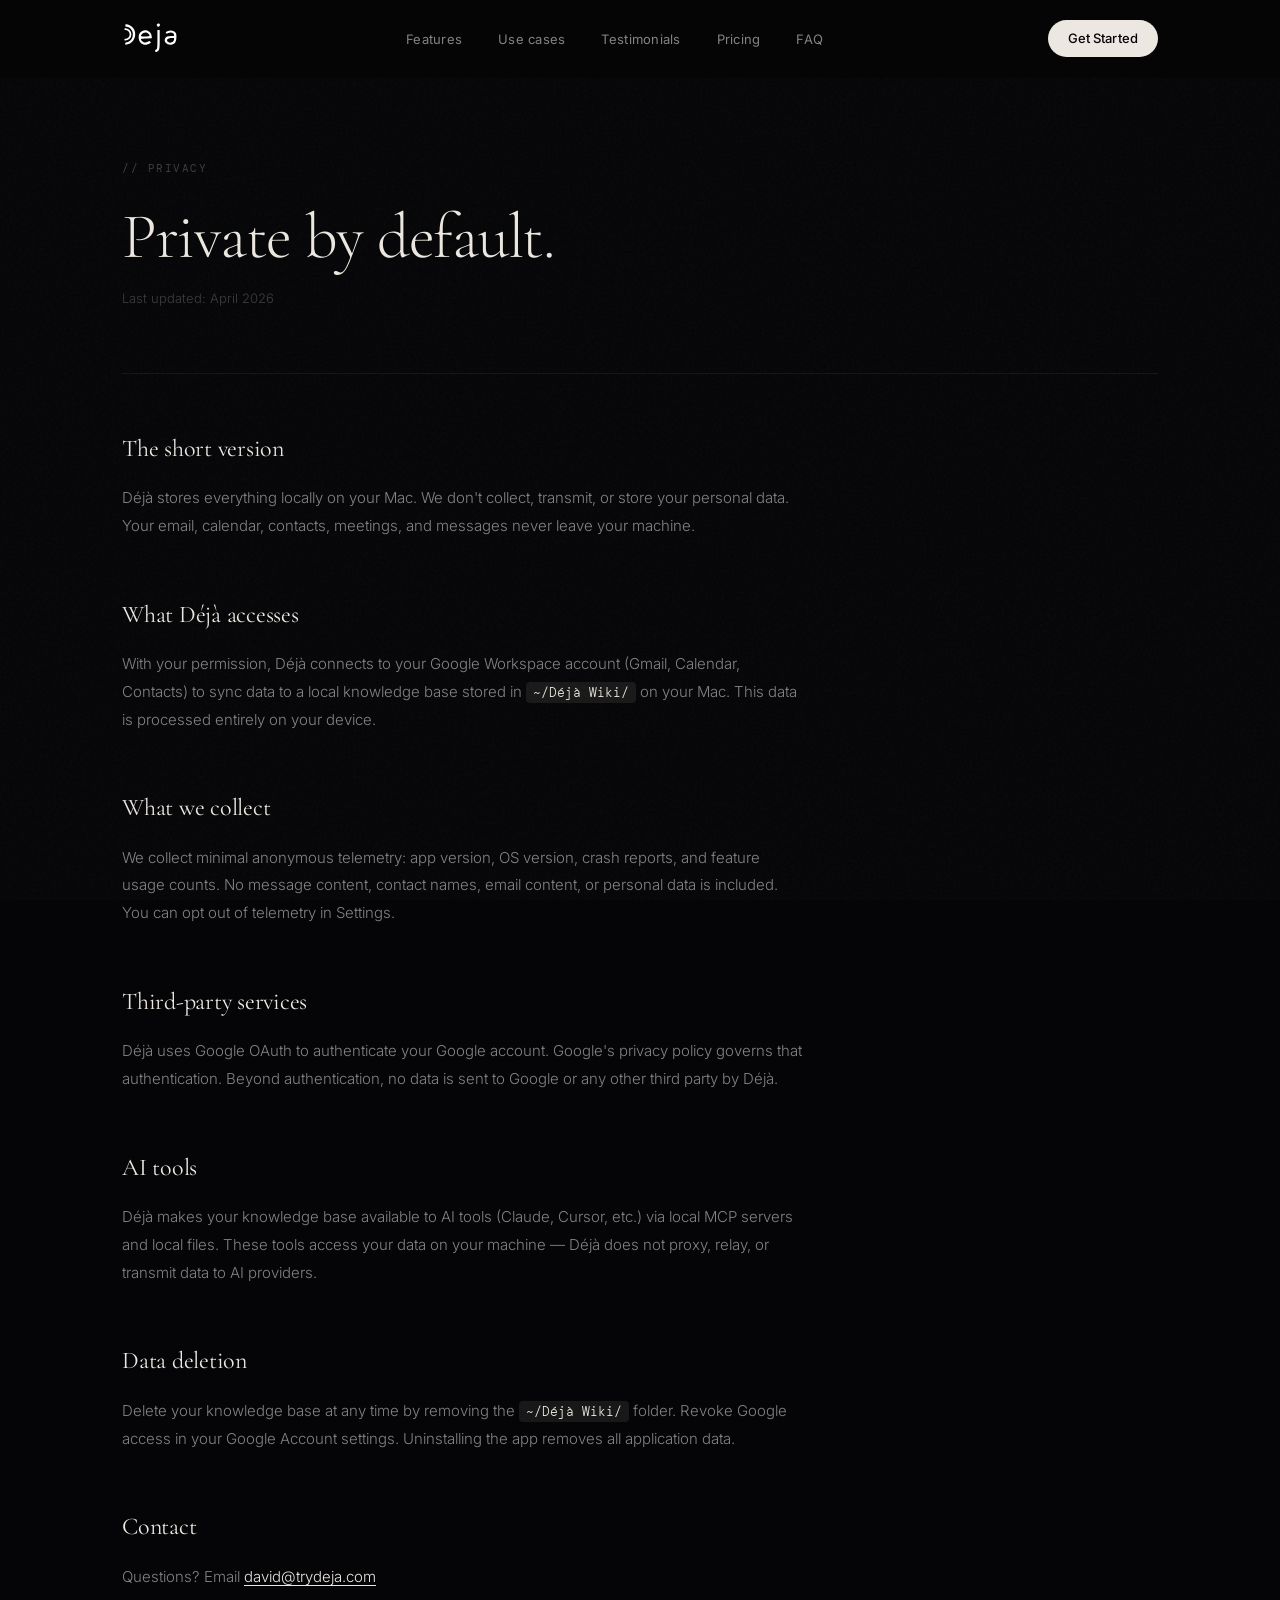
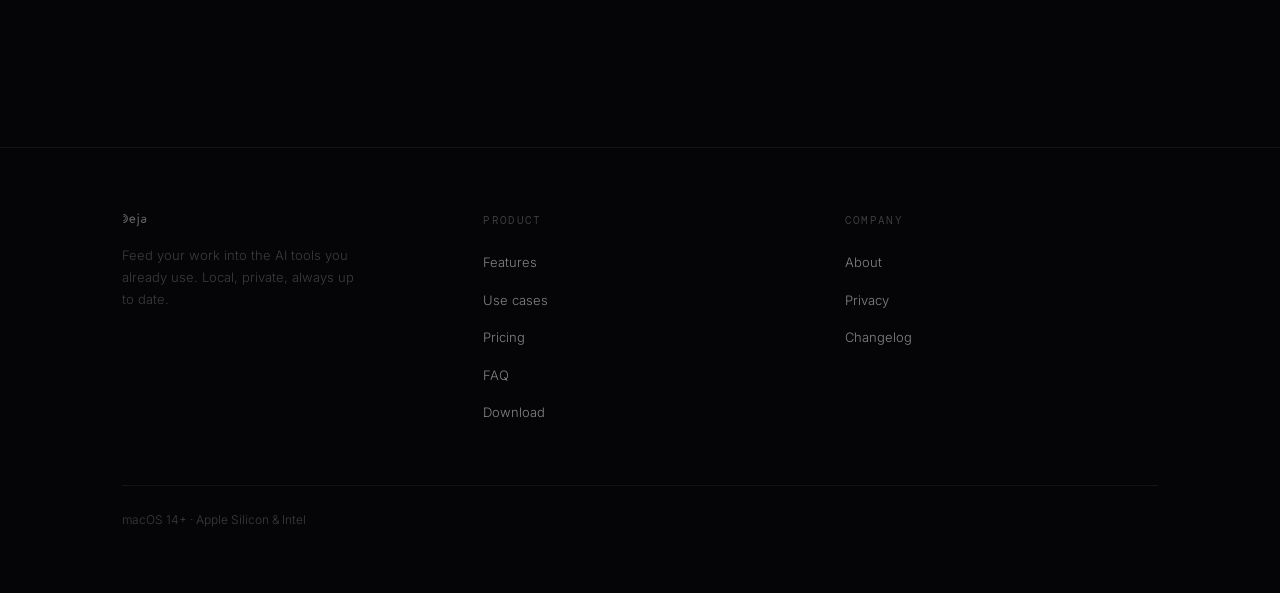
<file: site/privacy/index.html>
<!DOCTYPE html>
<html lang="en">
<head>
<meta charset="UTF-8">
<meta name="viewport" content="width=device-width, initial-scale=1.0">
<title>Privacy — Déjà</title>
<link rel="icon" type="image/svg+xml" href="/favicon.svg">
<link rel="preconnect" href="https://fonts.googleapis.com">
<link rel="preconnect" href="https://fonts.gstatic.com" crossorigin>
<link href="https://fonts.googleapis.com/css2?family=Cormorant+Garamond:ital,wght@0,300;0,400;0,500;0,600;1,300;1,400;1,500&family=DM+Mono:wght@300;400&family=Inter:wght@300;400;500&display=swap" rel="stylesheet">
<style>
*,*::before,*::after{box-sizing:border-box;margin:0;padding:0}

:root{
  --bg:#050507;
  --bg2:#0a0a0f;
  --bg3:#101018;
  --border:rgba(255,255,255,0.06);
  --border-b:rgba(255,255,255,0.10);
  --text:#ece8e1;
  --text2:rgba(255,255,255,0.50);
  --text3:rgba(255,255,255,0.22);
  --warm:rgba(236,232,225,0.08);
  --serif:'Cormorant Garamond',Georgia,serif;
  --sans:'Inter',system-ui,sans-serif;
  --mono:'DM Mono',monospace;
  --ease:cubic-bezier(0.16,1,0.3,1);
}

html{scroll-behavior:smooth}
body{background:var(--bg);color:var(--text);font-family:var(--sans);font-size:16px;line-height:1.6;-webkit-font-smoothing:antialiased;margin:0;padding:0}

/* Noise */
body::after{content:'';position:fixed;inset:0;background-image:url("data:image/svg+xml,%3Csvg viewBox='0 0 512 512' xmlns='http://www.w3.org/2000/svg'%3E%3Cfilter id='n'%3E%3CfeTurbulence type='fractalNoise' baseFrequency='0.65' numOctaves='4' stitchTiles='stitch'/%3E%3C/filter%3E%3Crect width='100%25' height='100%25' filter='url(%23n)' opacity='0.03'/%3E%3C/svg%3E");pointer-events:none;z-index:50}

/* Layout */
.w{max-width:1100px;margin:0 auto;padding:0 32px;position:relative;z-index:1}

/* Reveal */
.r{opacity:0;transform:translateY(20px);transition:opacity 0.9s var(--ease),transform 0.9s var(--ease)}
.r.v{opacity:1;transform:translateY(0)}

/* ─── Nav ─── */
#top-bar{position:fixed;top:0;left:0;right:0;z-index:200}
nav{padding:20px 0;background:rgba(5,5,7,0.8);backdrop-filter:blur(20px);-webkit-backdrop-filter:blur(20px);border-bottom:1px solid transparent;transition:all 0.3s ease}
nav.scrolled{background:rgba(5,5,7,0.95);padding:14px 0;border-bottom-color:var(--border)}
.nav-i{display:flex;align-items:center;justify-content:space-between;position:relative}
.logo{display:flex;align-items:center;text-decoration:none}
.logo-svg{height:36px;width:auto}
.nav-l{display:flex;gap:36px;list-style:none}
.nav-l a{color:var(--text2);text-decoration:none;font-size:13px;font-weight:400;letter-spacing:0.02em;transition:color 0.2s}
.nav-l a:hover{color:var(--text)}
.btn-nav{font-size:13px;font-weight:500;color:var(--bg);background:var(--text);padding:8px 20px;border-radius:100px;text-decoration:none;letter-spacing:0.01em;transition:all 0.3s var(--ease)}
.btn-nav:hover{transform:translateY(-1px);box-shadow:0 8px 24px rgba(236,232,225,0.12)}

/* ─── Privacy content ─── */
.privacy-page{padding:160px 0 100px}
.privacy-label{font-family:var(--mono);font-size:11px;letter-spacing:0.14em;text-transform:uppercase;color:var(--text3);margin-bottom:24px}
.privacy-heading{font-family:var(--serif);font-size:clamp(40px,5vw,64px);font-weight:300;letter-spacing:-0.02em;line-height:1.1;margin-bottom:16px}
.privacy-updated{font-size:13px;color:var(--text3);font-weight:300;margin-bottom:64px}

.privacy-section{margin-bottom:56px}
.privacy-section h3{
  font-family:var(--serif);
  font-size:24px;
  font-weight:400;
  letter-spacing:-0.01em;
  margin-bottom:16px;
  color:var(--text);
}
.privacy-section p{
  font-size:15px;
  font-weight:300;
  line-height:1.85;
  color:var(--text2);
  max-width:680px;
}
.privacy-section code{
  font-family:var(--mono);
  font-size:13px;
  background:var(--warm);
  padding:2px 7px;
  border-radius:4px;
  color:var(--text);
}

.privacy-divider{height:1px;background:var(--border);margin:56px 0}

/* ─── Footer ─── */
footer{border-top:1px solid var(--border);padding:64px 0}
.foot-grid{display:grid;grid-template-columns:1fr 1fr 1fr;gap:48px}
.foot-brand svg{height:16px;width:auto;opacity:0.4;margin-bottom:16px;display:block}
.foot-brand p{font-size:13px;color:var(--text3);font-weight:300;line-height:1.7;max-width:240px}
.foot-col h4{font-size:11px;font-family:var(--mono);letter-spacing:0.12em;text-transform:uppercase;color:var(--text3);margin-bottom:20px;font-weight:400}
.foot-col ul{list-style:none;padding:0}
.foot-col ul li{margin-bottom:12px}
.foot-col ul a{color:var(--text2);text-decoration:none;font-size:13px;font-weight:300;transition:color 0.2s}
.foot-col ul a:hover{color:var(--text)}
.foot-bottom{margin-top:48px;padding-top:24px;border-top:1px solid var(--border);font-size:12px;color:var(--text3);font-weight:300}

/* Responsive */
@media(max-width:768px){
  .privacy-page{padding:120px 0 60px}
  .foot-grid{grid-template-columns:1fr;gap:32px}
  .nav-l{display:none}
  .btn-nav{display:none}
}
</style>
</head>
<body>

<header id="top-bar">
<nav>
  <div class="w nav-i">
    <a href="/" class="logo">
      <svg class="logo-svg" viewBox="4350 5050 3150 1900" xmlns="http://www.w3.org/2000/svg"><g transform="translate(0,12000) scale(1,-1)" fill="#ffffff"><path d="M6216 6740 c-39 -31 -42 -42 -21 -88 45 -98 184 -49 157 55 -15 63 -80 79 -136 33z"/><path d="M4524 6666 c5 -47 18 -57 93 -72 416 -82 402 -753 -18 -824 -71 -12 -79 -19 -79 -74 0 -59 1 -59 85 -45 506 84 610 789 151 1017 -145 72 -241 71 -232 -2z"/><path d="M6220 5944 c0 -495 -11 -564 -91 -564 -19 0 -29 -21 -29 -60 0 -69 30 -76 118 -31 111 57 122 117 122 649 l0 482 -60 0 -60 0 0 -476z"/><path d="M5400 6360 c-119 -64 -170 -163 -170 -330 0 -324 329 -496 592 -308 l62 43 -42 42 c-35 35 -48 38 -77 18 -119 -85 -259 -81 -347 9 -121 123 -102 135 219 142 l288 5 -9 108 c-21 251 -291 393 -516 271z m345 -139 c109 -122 86 -141 -175 -141 -249 0 -252 2 -184 102 92 136 256 154 359 39z"/><path d="M6745 6361 c-91 -42 -99 -55 -60 -108 23 -32 30 -31 105 8 145 76 310 16 310 -113 0 -46 -5 -48 -151 -48 -190 0 -278 -35 -322 -128 -125 -261 282 -444 519 -233 80 72 108 398 45 519 -71 137 -269 183 -446 103z m355 -432 c0 -143 -190 -226 -316 -138 -128 90 -25 209 180 209 l136 0 0 -71z"/></g><path d="M 4520 5530 A 280 280 0 0 1 4520 6090" fill="none" stroke="#ffffff" stroke-width="90" stroke-linecap="round"/></svg>
    </a>
    <ul class="nav-l">
      <li><a href="/#features">Features</a></li>
      <li><a href="/#use-cases">Use cases</a></li>
      <li><a href="/#testimonials">Testimonials</a></li>
      <li><a href="/#pricing">Pricing</a></li>
      <li><a href="/faq">FAQ</a></li>
    </ul>
    <a href="/download" class="btn-nav">Get Started</a>
  </div>
</nav>
</header>

<main class="privacy-page">
  <div class="w">
    <div class="privacy-label r">// Privacy</div>
    <h1 class="privacy-heading r" style="transition-delay:0.05s">Private by default.</h1>
    <p class="privacy-updated r" style="transition-delay:0.1s">Last updated: April 2026</p>

    <div class="privacy-divider r" style="transition-delay:0.15s"></div>

    <div class="privacy-section r" style="transition-delay:0.2s">
      <h3>The short version</h3>
      <p>D&eacute;j&agrave; stores everything locally on your Mac. We don't collect, transmit, or store your personal data. Your email, calendar, contacts, meetings, and messages never leave your machine.</p>
    </div>

    <div class="privacy-section r" style="transition-delay:0.25s">
      <h3>What D&eacute;j&agrave; accesses</h3>
      <p>With your permission, D&eacute;j&agrave; connects to your Google Workspace account (Gmail, Calendar, Contacts) to sync data to a local knowledge base stored in <code>~/D&eacute;j&agrave; Wiki/</code> on your Mac. This data is processed entirely on your device.</p>
    </div>

    <div class="privacy-section r" style="transition-delay:0.3s">
      <h3>What we collect</h3>
      <p>We collect minimal anonymous telemetry: app version, OS version, crash reports, and feature usage counts. No message content, contact names, email content, or personal data is included. You can opt out of telemetry in Settings.</p>
    </div>

    <div class="privacy-section r" style="transition-delay:0.35s">
      <h3>Third-party services</h3>
      <p>D&eacute;j&agrave; uses Google OAuth to authenticate your Google account. Google's privacy policy governs that authentication. Beyond authentication, no data is sent to Google or any other third party by D&eacute;j&agrave;.</p>
    </div>

    <div class="privacy-section r" style="transition-delay:0.4s">
      <h3>AI tools</h3>
      <p>D&eacute;j&agrave; makes your knowledge base available to AI tools (Claude, Cursor, etc.) via local MCP servers and local files. These tools access your data on your machine &mdash; D&eacute;j&agrave; does not proxy, relay, or transmit data to AI providers.</p>
    </div>

    <div class="privacy-section r" style="transition-delay:0.45s">
      <h3>Data deletion</h3>
      <p>Delete your knowledge base at any time by removing the <code>~/D&eacute;j&agrave; Wiki/</code> folder. Revoke Google access in your Google Account settings. Uninstalling the app removes all application data.</p>
    </div>

    <div class="privacy-section r" style="transition-delay:0.5s">
      <h3>Contact</h3>
      <p>Questions? Email <a href="mailto:david@trydeja.com" style="color:var(--text);text-decoration:underline;text-underline-offset:3px">david@trydeja.com</a></p>
    </div>
  </div>
</main>

<footer>
  <div class="w">
    <div class="foot-grid">
      <div class="foot-brand">
        <svg viewBox="4350 5050 3150 1900" xmlns="http://www.w3.org/2000/svg"><g transform="translate(0,12000) scale(1,-1)" fill="#ffffff"><path d="M6216 6740 c-39 -31 -42 -42 -21 -88 45 -98 184 -49 157 55 -15 63 -80 79 -136 33z"/><path d="M4524 6666 c5 -47 18 -57 93 -72 416 -82 402 -753 -18 -824 -71 -12 -79 -19 -79 -74 0 -59 1 -59 85 -45 506 84 610 789 151 1017 -145 72 -241 71 -232 -2z"/><path d="M6220 5944 c0 -495 -11 -564 -91 -564 -19 0 -29 -21 -29 -60 0 -69 30 -76 118 -31 111 57 122 117 122 649 l0 482 -60 0 -60 0 0 -476z"/><path d="M5400 6360 c-119 -64 -170 -163 -170 -330 0 -324 329 -496 592 -308 l62 43 -42 42 c-35 35 -48 38 -77 18 -119 -85 -259 -81 -347 9 -121 123 -102 135 219 142 l288 5 -9 108 c-21 251 -291 393 -516 271z m345 -139 c109 -122 86 -141 -175 -141 -249 0 -252 2 -184 102 92 136 256 154 359 39z"/><path d="M6745 6361 c-91 -42 -99 -55 -60 -108 23 -32 30 -31 105 8 145 76 310 16 310 -113 0 -46 -5 -48 -151 -48 -190 0 -278 -35 -322 -128 -125 -261 282 -444 519 -233 80 72 108 398 45 519 -71 137 -269 183 -446 103z m355 -432 c0 -143 -190 -226 -316 -138 -128 90 -25 209 180 209 l136 0 0 -71z"/></g><path d="M 4520 5530 A 280 280 0 0 1 4520 6090" fill="none" stroke="#ffffff" stroke-width="90" stroke-linecap="round"/></svg>
        <p>Feed your work into the AI tools you already use. Local, private, always up to date.</p>
      </div>
      <div class="foot-col">
        <h4>Product</h4>
        <ul>
          <li><a href="/#features">Features</a></li>
          <li><a href="/#use-cases">Use cases</a></li>
          <li><a href="/#pricing">Pricing</a></li>
          <li><a href="/faq">FAQ</a></li>
          <li><a href="/download">Download</a></li>
        </ul>
      </div>
      <div class="foot-col">
        <h4>Company</h4>
        <ul>
          <li><a href="/about">About</a></li>
          <li><a href="/privacy">Privacy</a></li>
          <li><a href="/changelog">Changelog</a></li>
        </ul>
      </div>
    </div>
    <div class="foot-bottom">macOS 14+ &middot; Apple Silicon &amp; Intel</div>
  </div>
</footer>

<script>
// Reveal on scroll
const obs=new IntersectionObserver((entries)=>{
  entries.forEach(e=>{if(e.isIntersecting)e.target.classList.add('v')});
},{threshold:0.1});
document.querySelectorAll('.r').forEach(el=>obs.observe(el));

// Nav scroll state
window.addEventListener('scroll',()=>{
  document.querySelector('nav').classList.toggle('scrolled',window.scrollY>20);
});
</script>
</body>
</html>
</file>
